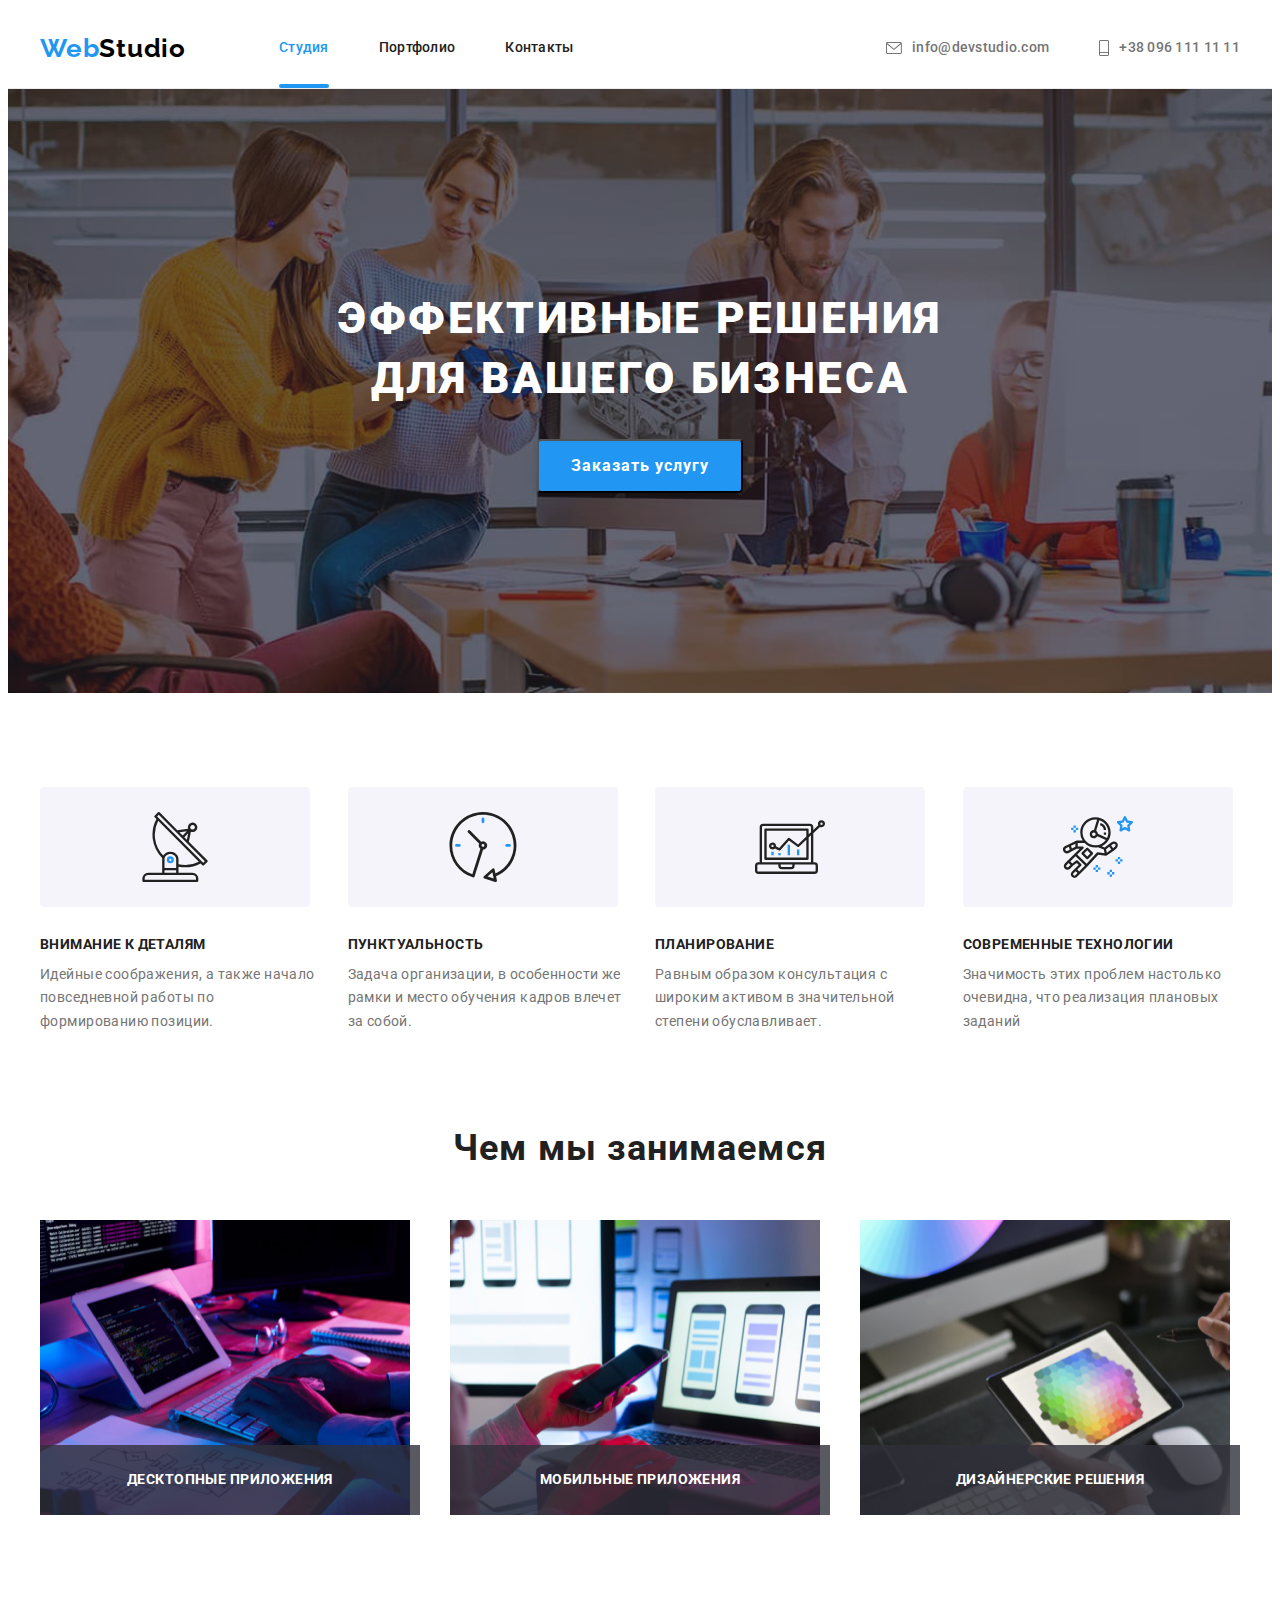
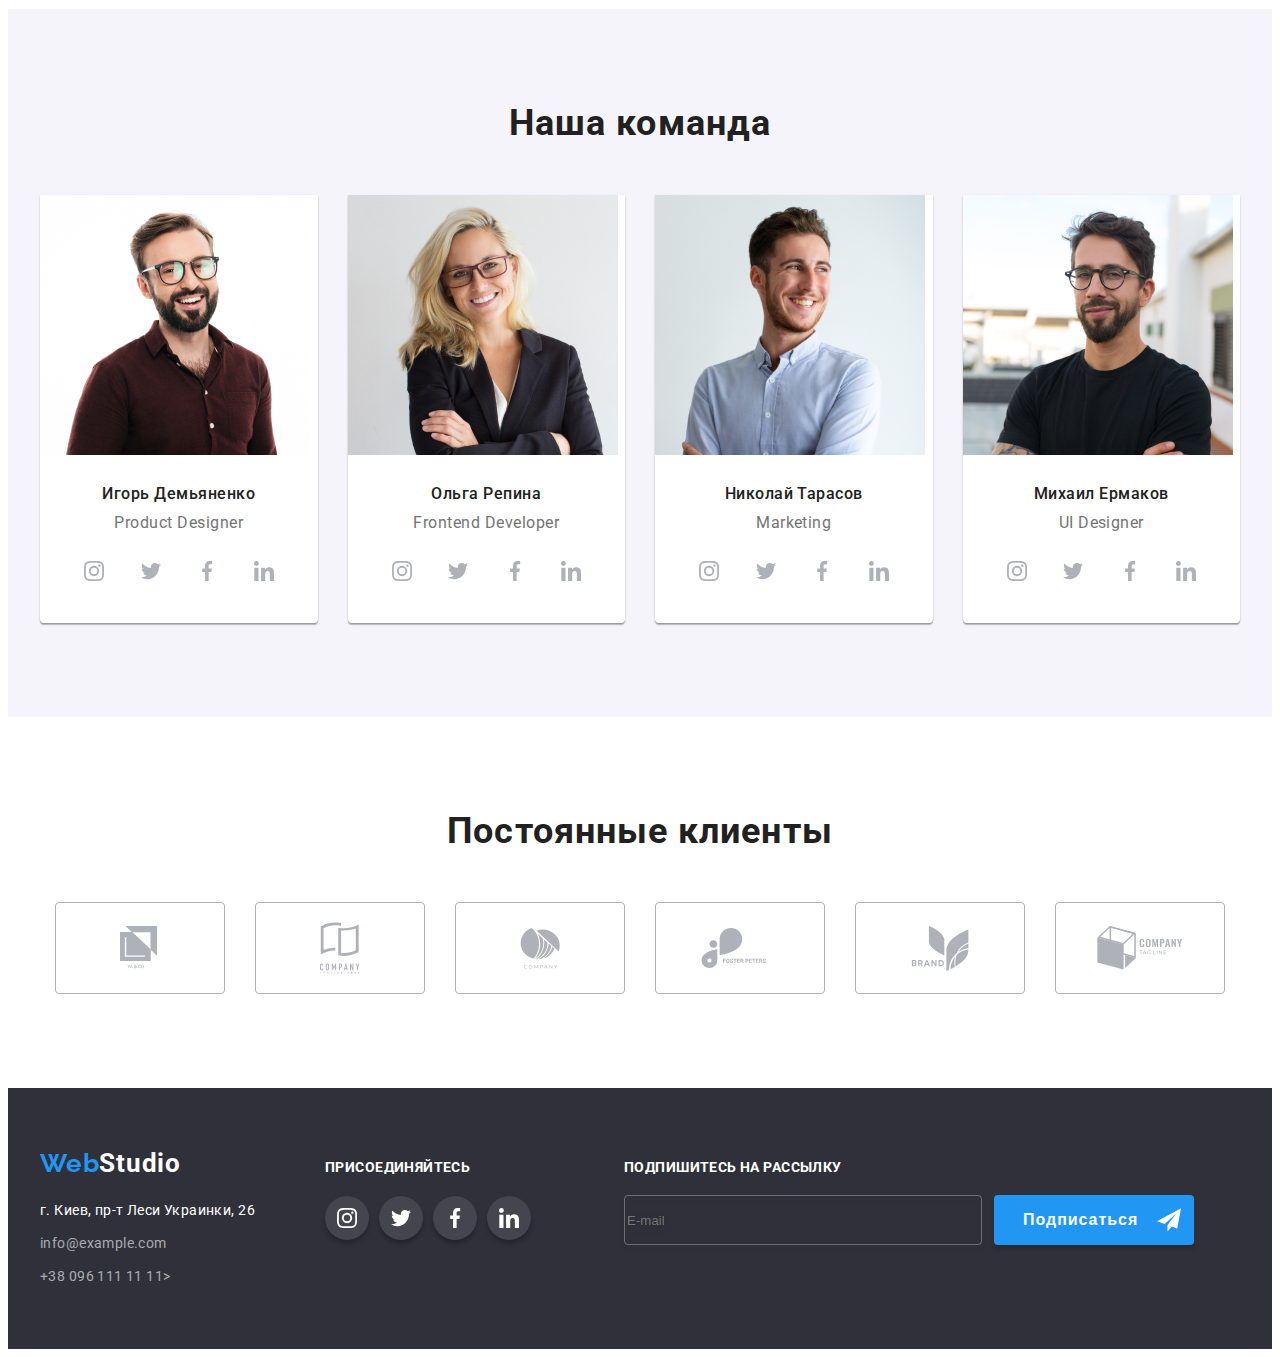
<file: index.html>
<!DOCTYPE html>
<html lang="ru">

<head>
    <meta charset="UTF-8">
    <meta http-equiv="X-UA-Compatible" content="IE=edge">
    <meta name="viewport" content="width=device-width, initial-scale=1.0">
    <title>WebStudio</title>
    <link rel="preconnect" href="https://fonts.gstatic.com">
    <link rel="stylesheet" href="https://cdnjs.cloudflare.com/ajax/libs/modern-normalize/1.1.0/modern-normalize.min.css"
        integrity="sha512-wpPYUAdjBVSE4KJnH1VR1HeZfpl1ub8YT/NKx4PuQ5NmX2tKuGu6U/JRp5y+Y8XG2tV+wKQpNHVUX03MfMFn9Q=="
        crossorigin="anonymous" referrerpolicy="no-referrer" />
    <link href="https://fonts.googleapis.com/css2?family=Raleway:wght@700&family=Roboto:wght@400;500;700;900&display=swap"
        rel="stylesheet">
    <link rel="stylesheet" href="https://cdnjs.cloudflare.com/ajax/libs/animate.css/4.1.1/animate.min.css" />
    <link rel="stylesheet" href="./css/styles.css">
   
</head>

<body>

    <!--HEADER-->
    <header class="page-header">

        <div class="container header-container">

            <nav class="navigation">
                <a class="logo" href="./index.html"> <span class="logo-span-web">Web</span>Studio</a>
            
                <ul class="menu list">
                    <li class="menu-item">
                        <a class="menu-link link current" href="./index.html">Студия</a>
                    </li>
                    <li class="menu-item">
                        <a class="menu-link link" href="./portfolio.html">Портфолио</a>
                    </li>
                    <li class="menu-item">
                        <a class="menu-link link" href="">Контакты</a>
                    </li>
                </ul>
            </nav>
         
            <ul class="contacts-list list">
                <li class="contacts-item">
                    <a class="mail-link link" 
                    href="mailto:info@devstudio.com">
                        <svg class="header-icon-mail" width="16" height="12"> 
                            <use href="./images/sprite1.svg#icon-envelope"></use>
                        </svg>
                    info@devstudio.com
                    </a>
                </li>
                <li class="contacts-item">
                     <a class="tel-link link" href="tel:+380961111111">
                        <svg class="header-icon-tell" width="10" height="16">
                            <use href="./images/sprite1.svg#icon-cell"></use>
                        </svg> 
                        +38 096 111 11 11</a>
                </li>
            </ul>
          
        </div>
        
    </header>

    <!--HERO-->

    <main>

        <section class="hero">

            <div class="hero-container container">
                <h1 class="hero-title">Эффективные решения <br> для вашего бизнеса</h1>
                <button type="button" class="btn-hero" data-modal-open>Заказать услугу</button>
            </div>
            
        </section>

        <!--ADVANTAGES-->

        <section class="advantages">
            <div class="advantages-container container">
                <h2 class="visually-hidden">Преимущества</h2>
                
                <ul class="advantages-list list">
                    <li class="advantages-item">
                    
                        <div class="advantages-box-icon">
                             <svg class="advantages-icon" width="70" height="70">
                                 <use href="./images/sprite1.svg#icon-antenna"></use>
                             </svg>
                        </div>
                        
                        <p class="advantages-slogan">Внимание к деталям</p>
                        <p class="advantages-text">Идейные соображения, а также начало повседневной работы по формированию позиции.</p>
                    </li>

                    <li class="advantages-item">

                        <div class="advantages-box-icon">
                            <svg class="advantages-icon" width="70" height="70">
                                <use href="./images/sprite1.svg#icon-clock"></use>
                            </svg>
                        </div>

                        <p class="advantages-slogan">Пунктуальность</p>
                        <p class="advantages-text">Задача организации, в особенности же рамки и место обучения кадров влечет за собой.</p>
                    </li>

                    <li class="advantages-item">

                        <div class="advantages-box-icon">
                            <svg class="advantages-icon" width="70" height="70">
                                <use href="./images/sprite1.svg#icon-diagram"></use>
                            </svg>
                        </div>

                        <p class="advantages-slogan">Планирование</p>
                        <p class="advantages-text">Равным образом консультация с широким активом в значительной степени обуславливает.</p>
                    </li>

                    <li class="advantages-item">

                        <div class="advantages-box-icon">
                            <svg class="advantages-icon" width="70" height="70">
                                <use href="./images/sprite1.svg#icon-astronaut"></use>
                            </svg>
                        </div>

                        <p class="advantages-slogan">Современные технологии</p>
                        <p class="advantages-text">Значимость этих проблем настолько очевидна, что реализация плановых заданий</p>
                    </li>
                </ul>
            </div>
            
        </section>

        <!--ABOUT-->
        <section class="about section" >
           <div class="about-container container">
                <h2 class="about-title">Чем мы занимаемся</h2>
                <ul class="about-list list">
                    <li class="about-item">
                        <img src="./images/about/box_1.jpg" alt="разработчик пишет код на компьютере" width="370" height="295">
                        <div class="about-subtitle">
                            <p class="about-subtitle-text"> Десктопные приложения</p>
                        </div>    
                    </li>
                    <li class="about-item">
                        <img src="./images/about/box_2.jpg" alt="разработчик делает мобильное приложение" width="370" height="295">
                        <div class="about-subtitle">
                            <p class="about-subtitle-text"> Мобильные приложения</p>
                        </div>
                    </li>
                    <li class="about-item">
                        <img src="./images/about/box_3.jpg" alt="цветная палитра на планшете" width="370" height="295">
                        <div class="about-subtitle">
                            <p class="about-subtitle-text"> Дизайнерские решения</p>
                        </div>
                    </li>
                </ul>
           </div>
        </section>

        <!--TEAM-->
        <section class="team section">

           <div class="team-container container">

                <h2 class="team-title">Наша команда</h2>

                <ul class="team-list list">

                    <li class="team-item">
                        <img src="./images/team/igor_pd.jpg" alt="Игорь Демьяненко" width="270" height="260" />
                       
                        <div class="team-box">
                            <h3 class="team-lead">Игорь Демьяненко</h3>
                            <p class="team-expert" lang="en">Product Designer</p>
                            
                            <ul class="social-list list">

                                <li class="social-list-item">
                                    <a class="social-list-link" href="">
                                        <svg class="social-list-icon" width="20" height="20">
                                            <use href="./images/sprite1.svg#icon-instagram"></use>
                                        </svg>
                                    </a>
                                </li>

                                <li class="social-list-item">
                                    <a class="social-list-link" href="">
                                        <svg class="social-list-icon" width="20" height="20">
                                            <use href="./images/sprite1.svg#icon-twitter"></use>
                                        </svg>
                                    </a>
                                </li>

                                <li class="social-list-item">
                                    <a class="social-list-link" href="">
                                        <svg class="social-list-icon" width="20" height="20">
                                            <use href="./images/sprite1.svg#icon-facebook"></use>
                                        </svg>
                                    </a>
                                </li>

                                <li class="social-list-item">
                                    <a class="social-list-link" href="">
                                        <svg class="social-list-icon" width="20" height="20">
                                            <use href="./images/sprite1.svg#icon-linkedin"></use>
                                        </svg>
                                    </a>
                                </li>
                            </ul>
                       </div>
                    </li>

                    <li class="team-item">
                        <img src="./images/team/olga_fd.jpg" alt="Ольга Репина" width="270" height="260" />
                        
                        <div class="team-box">
                            <h3 class="team-lead">Ольга Репина</h3>
                            <p class="team-expert" lang="en">Frontend Developer</p>
                            
                            <ul class="social-list list">

                                <li class="social-list-item">
                                    <a class="social-list-link" href="">
                                        <svg class="social-list-icon" width="20" height="20">
                                            <use href="./images/sprite1.svg#icon-instagram"></use>
                                        </svg>
                                    </a>
                                </li>

                                <li class="social-list-item">
                                    <a class="social-list-link" href="">
                                        <svg class="social-list-icon" width="20" height="20">
                                            <use href="./images/sprite1.svg#icon-twitter"></use>
                                        </svg>
                                    </a>
                                </li>

                                <li class="social-list-item">
                                    <a class="social-list-link" href="">
                                        <svg class="social-list-icon" width="20" height="20">
                                            <use href="./images/sprite1.svg#icon-facebook"></use>
                                        </svg>
                                    </a>
                                </li>

                                <li class="social-list-item">
                                    <a class="social-list-link" href="">
                                        <svg class="social-list-icon" width="20" height="20">
                                            <use href="./images/sprite1.svg#icon-linkedin"></use>
                                        </svg>
                                    </a>
                                </li>
                            </ul>
                        </div>
                    </li>

                    <li class="team-item">
                        <img src="./images/team/nikolay_m.jpg" alt="Николай Тарасов" width="270" height="260" />
                        
                        <div class="team-box">
                            <h3 class="team-lead">Николай Тарасов</h3>
                            <p class="team-expert" lang="en">Marketing</p>
                            
                            <ul class="social-list list">
                                
                                <li class="social-list-item">
                                    <a class="social-list-link" href="">
                                        <svg class="social-list-icon" width="20" height="20">
                                            <use href="./images/sprite1.svg#icon-instagram"></use>
                                        </svg>
                                    </a>
                                </li>

                                <li class="social-list-item">
                                    <a class="social-list-link" href="">
                                        <svg class="social-list-icon" width="20" height="20">
                                            <use href="./images/sprite1.svg#icon-twitter"></use>
                                        </svg>
                                    </a>
                                </li>

                                <li class="social-list-item">
                                    <a class="social-list-link" href="">
                                        <svg class="social-list-icon" width="20" height="20">
                                            <use href="./images/sprite1.svg#icon-facebook"></use>
                                        </svg>
                                    </a>
                                </li>

                                <li class="social-list-item">
                                    <a class="social-list-link" href="">
                                        <svg class="social-list-icon" width="20" height="20">
                                            <use href="./images/sprite1.svg#icon-linkedin"></use>
                                        </svg>
                                    </a>
                                </li>
                            </ul>
                        </div>
                    </li>

                    <li class="team-item">
                        <img src="./images/team/michael_ui.jpg" alt="Михаил Ермаков" width="270" height="260" />
                        
                        <div class="team-box">
                            <h3 class="team-lead">Михаил Ермаков</h3>
                            <p class="team-expert" lang="en">UI Designer</p>
                            
                            <ul class="social-list list">

                                <li class="social-list-item">
                                    <a class="social-list-link" href="">
                                        <svg class="social-list-icon" width="20" height="20">
                                            <use href="./images/sprite1.svg#icon-instagram"></use>
                                        </svg>
                                    </a>
                                </li>

                                <li class="social-list-item">
                                    <a class="social-list-link" href="">
                                        <svg class="social-list-icon" width="20" height="20">
                                            <use href="./images/sprite1.svg#icon-twitter"></use>
                                        </svg>
                                    </a>
                                </li>

                                <li class="social-list-item">
                                    <a class="social-list-link" href="">
                                        <svg class="social-list-icon" width="20" height="20">
                                            <use href="./images/sprite1.svg#icon-facebook"></use>
                                        </svg>
                                    </a>
                                </li>

                                <li class="social-list-item">
                                    <a class="social-list-link" href="">
                                        <svg class="social-list-icon" width="20" height="20">
                                            <use href="./images/sprite1.svg#icon-linkedin"></use>
                                        </svg>
                                    </a>
                                </li>
                            </ul>
                        </div>
                    </li>
                </ul>
           </div>
        </section>

        <!--CLIENTS-->

        <section class="clients section">

            <div class="clients-container container">
                <h2 class="clients-title">Постоянные клиенты</h2>

                <ul class="clients-list list">

                    <li class="clients-item">
                        <a class="clients-link" href="">
                             <svg class="clients-icon" width="41" height="47">
                                 <use href="./images/sprite1.svg#icon-logo-one">
                                 </use>
                            </svg>
                        </a>
                    </li>

                    <li class="clients-item">
                        <a class="clients-link" href="">
                            <svg class="clients-icon" width="40" height="52">
                                <use href=" ./images/sprite1.svg#icon-logo-two">
                                </use>
                            </svg>
                        </a>
                    </li>

                    <li class="clients-item">
                        <a class="clients-link" href="">
                            <svg class="clients-icon" width="43" height="41">
                                <use href=" ./images/sprite1.svg#icon-logo-three">
                                </use>
                            </svg>
                        </a>
                    </li>

                    <li class="clients-item">
                        <a class="clients-link" href="">
                            <svg class="clients-icon" width="84" height="41">
                                <use href=" ./images/sprite1.svg#icon-logo-four">
                                </use>
                            </svg>
                        </a>
                    </li>

                    <li class="clients-item">
                        <a class="clients-link" href="">
                            <svg class="clients-icon" width="62" height="45">
                                <use href=" ./images/sprite1.svg#icon-logo-five">
                                </use>
                            </svg>
                        </a>
                    </li>

                    <li class="clients-item">
                        <a class="clients-link" href="">
                            <svg class="clients-icon" width="94" height="44">
                                <use href=" ./images/sprite1.svg#icon-logo-six">
                                </use>
                            </svg>
                        </a>
                    </li>
                </ul>
            </div>

        </section>

    </main>

    <!--FOOTER-->
    <footer class="footer">

        <div class="footer-container container">

            <div class="footer-contacts">
                <a class="logo-footer" href="./index.html"> <span class="logo-span-web">Web</span>Studio</a>
            
                <address class="main-contacts">

                    <ul class="main-contacts-list list">
                        <li class="main-contacts-item">
                            <a class="main-contacts-address link" href="https://goo.gl/maps/KySXoCqitBk37qCa6">г. Киев, пр-т Леси
                                Украинки, 26</a>
                        </li>

                        <li class="main-contacts-item">
                            <a class="main-contacts-mail link" href="mailto:info@example.com">info@example.com</a>
                        </li>

                        <li class="main-contacts-item">
                            <a class="main-contacts-tel link" href="tel:+380961111111">+38 096 111 11 11></a>
                        </li>
                    </ul>
                </address>
            </div>
            
            <div class="footer-social">
                <h3 class="footer-social-title">Присоединяйтесь</h3>
            
                <ul class="footer-social-list list">

                    <li class="footer-social-list-item">
                        <a class="footer-social-list-link" href="">
                            <svg class="footer-social-list-icon" width="20" height="20">
                                <use href="./images/sprite1.svg#icon-instagram"></use>
                            </svg>
                        </a>
                    </li>

                    <li class="footer-social-list-item">
                        <a class="footer-social-list-link" href="">
                            <svg class="footer-social-list-icon" width="20" height="20">
                                <use href="./images/sprite1.svg#icon-twitter"></use>
                            </svg>
                        </a>
                    </li>

                    <li class="footer-social-list-item">
                        <a class="footer-social-list-link" href="">
                            <svg class="footer-social-list-icon" width="20" height="20">
                                <use href="./images/sprite1.svg#icon-facebook"></use>
                            </svg>
                        </a>
                    </li>
                    
                    <li class="footer-social-list-item">
                        <a class="footer-social-list-link" href="">
                            <svg class="footer-social-list-icon" width="20" height="20">
                                <use href="./images/sprite1.svg#icon-linkedin"></use>
                            </svg>
                        </a>
                    </li>
                </ul>         
            </div>

            <form class="footer-form" action="#">
                <p class="footer-form-head">Подпишитесь на рассылку</p>
                
                <div class="footer-form-wrapper">
                    <label class="footer-form-field">
                        <input class="footer-form-input" type="email" 
                        name="subscribe-email" 
                         placeholder="E-mail" required>
                    </label>
                    
                    
                    <button class="footer-form-btn" type="submit">Подписаться</button>
                </div>
            
            </form>

        </div>
    </footer>

    <div class="backdrop is-hidden" data-modal>
        <div class="modal">
            <button type="button" class="modal-close-btn" data-modal-close>
                <svg class="close-btn-icon" width="18" height="18">
                    <use href="./images/sprite1.svg#icon-close-btn"></use>
                </svg>
            </button>
            
            <form class="modal-form" action="#">

                <p class="modal-form-head">Оставьте свои данные, мы вам перезвоним</p>
                <label class="modal-form-field">
                    Имя
                    <span class="modal-form-input-wrapper">
                        <input class="modal-form-input" type="text" name="user-name" 
                        minlength="2" pattern="[a-zA-Zа-яёА-ЯЁ]+" title="Имя должно содержать символы кириллицы или латиницы" required>
                        <svg class="modal-form-icon" width="18" height="18">
                            <use href="./images/sprite1.svg#icon-person-black-icon"></use>
                        </svg>
                    </span>
                </label>

                <label class="modal-form-field">
                    Телефон
                    <span class="modal-form-input-wrapper">
                        <input class="modal-form-input" type="tel" name="user-phone"
                        pattern="[0-9]{3}-[0-9]{3}-[0-9]{2}-[0-9]{2}" title="099-999-99-99" required>
                        <svg class="modal-form-icon" width="18" height="18">
                            <use href="./images/sprite1.svg#icon-phone-black-icon"></use>
                        </svg>
                    </span>
                </label>

                <label class="modal-form-field">
                    Почта
                    <span class="modal-form-input-wrapper">
                        <input class="modal-form-input" type="email" name="user-email" required>
                        <svg class="modal-form-icon" width="18" height="18">
                            <use href="./images/sprite1.svg#icon-email-black-icon"></use>
                        </svg>
                    </span>
                </label>

                <label class="modal-form-field">
                    Коментарий
                    <textarea class="modal-form-message" name="user-message" placeholder="Введите текст"></textarea>
                </label>

                <input class="modal-form-checkbox visually-hidden" type="checkbox" id="accept-policy">
                <label class="modal-form-checkbox-label" for="accept-policy">Соглашаюсь с рассылкой и принимаю&nbsp; 
                    <a class="modal-form-label-link" href="#">Условия договора</a>
                </label>

                <button class="modal-form-button" type="submit">Отправить</button>

                
            </form>

        </div>
    </div>
    
    <script src="./js/modal.js"></script>

</body>

</html>
</file>
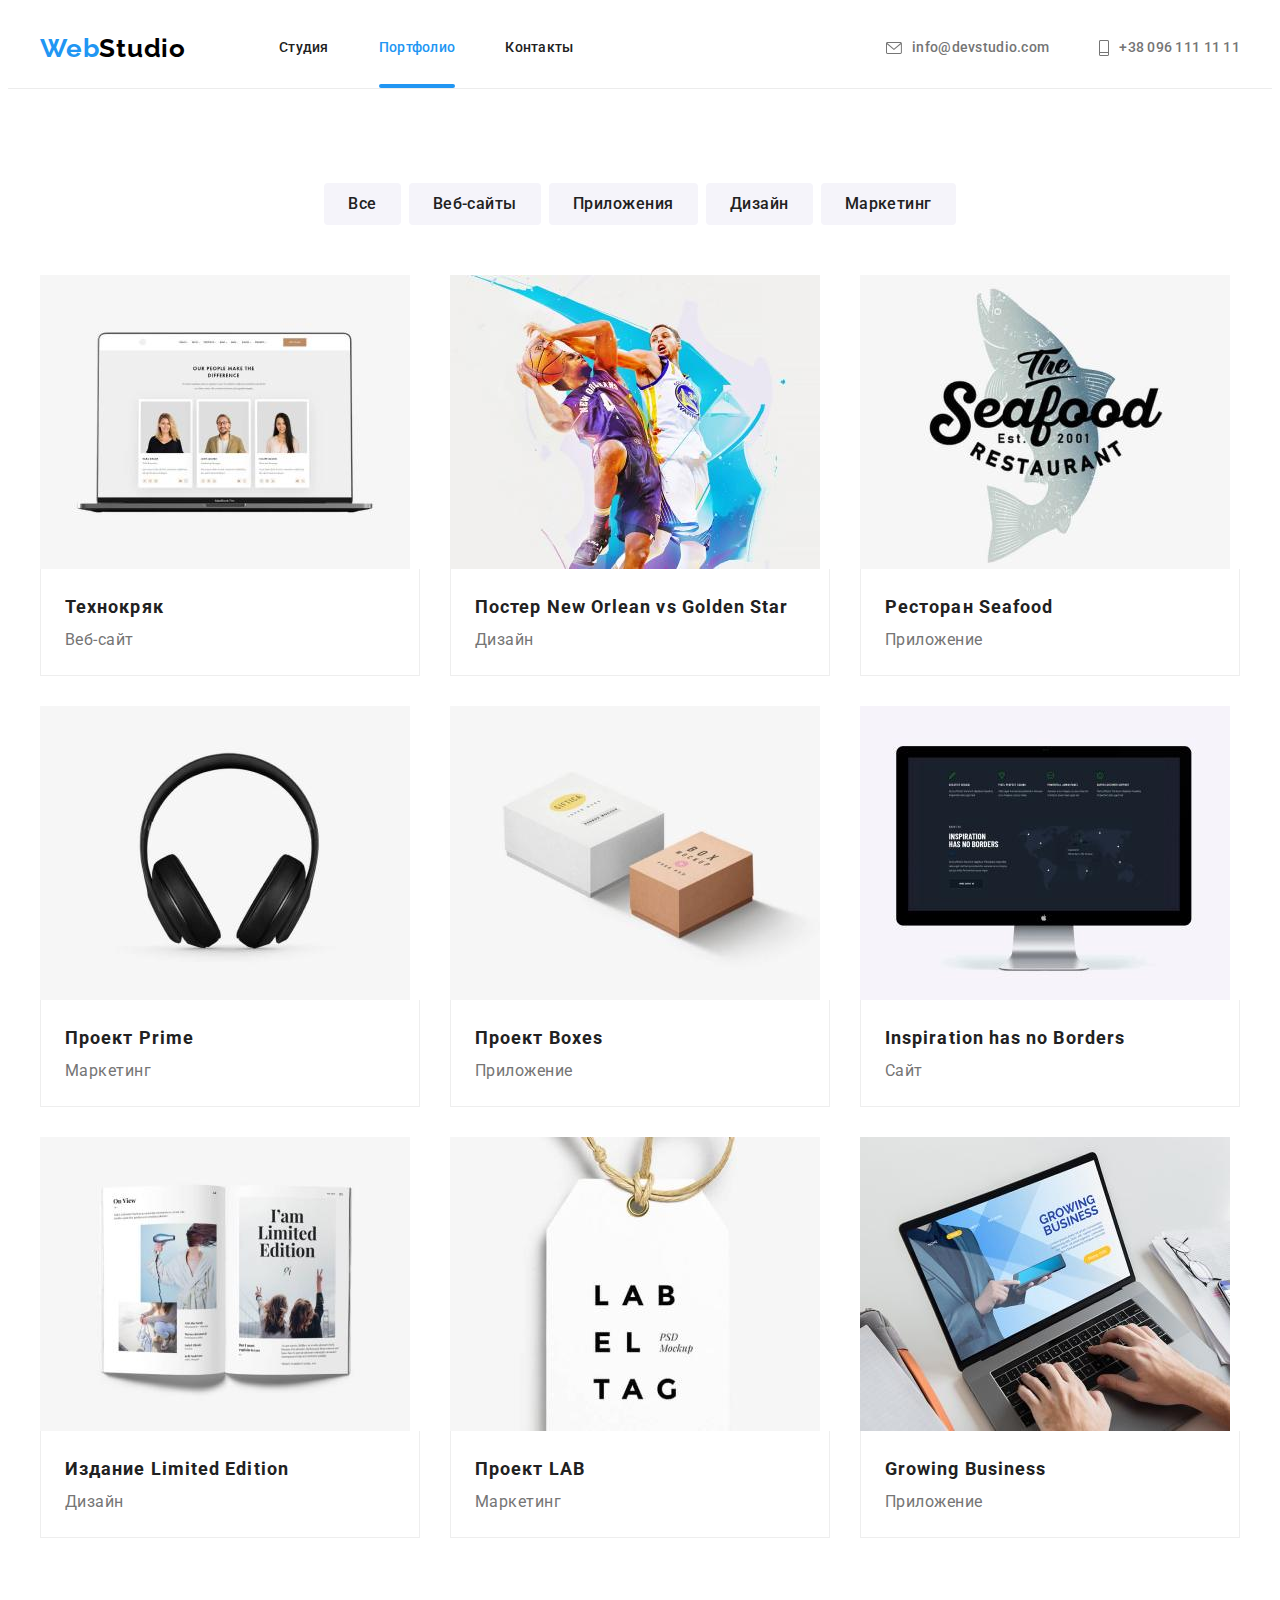
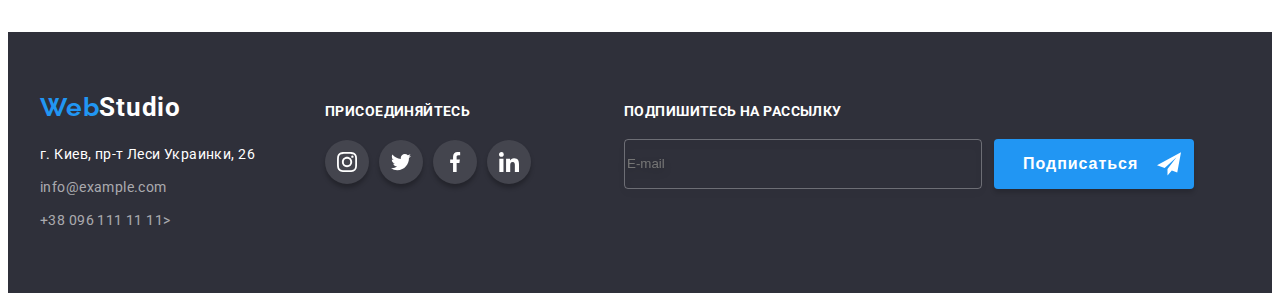
<file: portfolio.html>
<!DOCTYPE html>
<html lang="ru">

<head>
    <meta charset="UTF-8">
    <meta http-equiv="X-UA-Compatible" content="IE=edge">
    <meta name="viewport" content="width=device-width, initial-scale=1.0">
    <title>WebStudio</title>
    <link rel="stylesheet" href="https://cdnjs.cloudflare.com/ajax/libs/modern-normalize/1.1.0/modern-normalize.min.css"
        integrity="sha512-wpPYUAdjBVSE4KJnH1VR1HeZfpl1ub8YT/NKx4PuQ5NmX2tKuGu6U/JRp5y+Y8XG2tV+wKQpNHVUX03MfMFn9Q=="
        crossorigin="anonymous" referrerpolicy="no-referrer"/>
    <link rel="stylesheet" href="./css/styles.css">
    <link href="https://fonts.googleapis.com/css2?family=Raleway:wght@700&family=Roboto:wght@400;500;700;900&display=swap"
        rel="stylesheet">
</head>

<body>

    <!--HEADER-->

    <header class="page-header">

        <div class="container header-container">

            <nav class="navigation">
                <a class="logo" href="./index.html"> <span class="logo-span-web">Web</span>Studio</a>
    
                <ul class="menu list">
                    <li class="menu-item">
                        <a class="menu-link link" href="./index.html">Студия</a>
                    </li>
                    <li class="menu-item">
                        <a class="menu-link link current" href="./portfolio.html">Портфолио</a>
                    </li>
                    <li class="menu-item">
                        <a class="menu-link link" href="">Контакты</a>
                    </li>
                </ul>
            </nav>

            <ul class="contacts-list list">
                <li class="contacts-item">
                    <a class="mail-link link" href="mailto:info@devstudio.com">
                        <svg class="header-icon-mail" width="16" height="12">
                            <use href="./images/sprite1.svg#icon-envelope"></use>
                        </svg>
                        info@devstudio.com
                    </a>
                </li>
                <li class="contacts-item">
                    <a class="tel-link link" href="tel:+380961111111">
                        <svg class="header-icon-tell" width="10" height="16">
                            <use href="./images/sprite1.svg#icon-cell"></use>
                        </svg>
                        +38 096 111 11 11</a>
                </li>
            </ul>
            
        </div>

    </header>

    <!--portfolio projects-->

    <main>

        <section class="portfolio section">

            <div class="portfolio-container container">

                <ul class="btn-portfolio-list list">
                    <li class="btn-portfolio-item">
                        <button class="btn-portfolio" type="button">Все</button>
                    </li>
                    <li class="btn-portfolio-item">
                        <button class="btn-portfolio" type="button">Веб-сайты</button>
                    </li>
                    <li class="btn-portfolio-item">
                        <button class="btn-portfolio" type="button">Приложения</button>
                    </li>
                    <li class="btn-portfolio-item">
                        <button class="btn-portfolio" type="button">Дизайн</button>
                    </li>
                    <li class="btn-portfolio-item">
                        <button class="btn-portfolio" type="button">Маркетинг</button>
                    </li>
                </ul>
                
                <ul class="portfolio-link-list list">

                    <li class="portfolio-link-item">
                        <a class="portfolio-card-link link" href="">
                            <div class="portfolio-card-img">
                                <img src="./images/portfolio/project_technokryak.jpg" alt="макет веб-сайта на экране ноутбука" width="370" height="294">
                                <p class="overlay">Технокряк это современная площадка распространения коронавируса. Компании используют эту платформу
                                для цифрового
                                шпионажа и атак на защищённые сервера конкурентов. </p>
                            </div>                              

                            <div class="portfolio-link-box">
                                <h3 class="portfolio-link-list-title">Технокряк</h3>
                                <p class="portfolio-link-list-category">Веб-сайт</p>
                            </div>

                        </a>
                    </li>

                    <li class="portfolio-link-item">
                        <a class="portfolio-card-link link" href="">
                            <div class="portfolio-card-img">
                                <img src="./images/portfolio/project_poster.jpg" alt="постер баскетбольного матча" width="370" height="294">
                                <p class="overlay"></p>
                            </div>

                            <div class="portfolio-link-box">
                                <h3 class="portfolio-link-list-title">Постер <span lang="en">New Orlean vs Golden Star</span> </h3>
                                <p class="portfolio-link-list-category">Дизайн</p>
                            </div>

                        </a>
                    </li>

                    <li class="portfolio-link-item">
                        <a class="portfolio-card-link link" href="">
                            <div class="portfolio-card-img">
                                <img src="./images/portfolio/project_sea_food.jpg" alt="логотип ресторана" width="370" height="294">
                                <p class="overlay"></p>
                            </div>
                            
                            <div class="portfolio-link-box">
                                <h3 class="portfolio-link-list-title">Ресторан <span lang="en">Seafood</span> </h3>
                                <p class="portfolio-link-list-category">Приложение</p>
                            </div>

                        </a>
                    </li>

                    <li class="portfolio-link-item">
                        <a class="portfolio-card-link link" href="">
                            <div class="portfolio-card-img">
                                <img src="./images/portfolio/project_prime.jpg" alt="наушники" width="370" height="294">
                                <p class="overlay"></p>
                            </div>
                            
                            <div class="portfolio-link-box">
                                <h3 class="portfolio-link-list-title">Проект <span lang="en">Prime</span> </h3>
                                <p class="portfolio-link-list-category">Маркетинг</p>
                            </div>

                        </a>
                    </li>

                    <li class="portfolio-link-item">
                        <a class="portfolio-card-link link" href="">
                            <div class="portfolio-card-img">
                                <img src="./images/portfolio/project_box.jpg" alt="коробки" width="370" height="294">
                                <p class="overlay"></p>
                            </div>
                            
                            <div class="portfolio-link-box">
                                <h3 class="portfolio-link-list-title">Проект Boxes</h3>
                                <p class="portfolio-link-list-category">Приложение</p>
                            </div>

                        </a>
                    </li>

                    <li class="portfolio-link-item">
                        <a class="portfolio-card-link link" href="">
                            <div class="portfolio-card-img">
                                <img src="./images/portfolio/inspiration_borders.jpg" alt="макет веб-сайта на мониторе" width="370" height="294">
                                <p class="overlay"></p>
                            </div>
                            
                            <div class="portfolio-link-box">
                                <h3 lang="en" class="portfolio-link-list-title">Inspiration has no Borders</h3>
                                <p class="portfolio-link-list-category">Cайт</p>
                            </div>

                        </a>
                    </li>

                    <li class="portfolio-link-item">
                        <a class="portfolio-card-link link" href="">
                            <div class="portfolio-card-img">
                                <img src="./images/portfolio/limited_edition.jpg" alt="издание журнала" width="370" height="294">
                                <p class="overlay"></p>
                            </div>
                            
                            <div class="portfolio-link-box">
                                <h3 class="portfolio-link-list-title">Издание <span lang="en">Limited Edition</span> </h3>
                                <p class="portfolio-link-list-category">Дизайн</p>
                            </div>

                        </a>
                    </li>

                    <li class="portfolio-link-item">
                        <a class="portfolio-card-link link" href="">
                            <div class="portfolio-card-img">
                                <img src="./images/portfolio/project_lab.jpg" alt="эмблема проекта" width="370" height="294">
                                <p class="overlay"></p>
                            </div>
                            
                            <div class="portfolio-link-box">
                                <h3 class="portfolio-link-list-title">Проект <span lang="en">LAB</span> </h3>
                                <p class="portfolio-link-list-category"> Маркетинг</p>
                            </div>

                        </a>
                    </li>

                    <li class="portfolio-link-item">
                        <a class="portfolio-card-link link" href="">
                            <div class="portfolio-card-img">
                                <img src="./images/portfolio/growing.jpg" alt="работа приложения на ноутбуке" width="370" height="294">
                                <p class="overlay"></p>
                            </div>
                            
                            <div class="portfolio-link-box">
                                <h3 lang="en" class="portfolio-link-list-title">Growing Business</h3>
                                <p class="portfolio-link-list-category">Приложение</p>
                            </div>

                        </a>
                    </li>
                </ul>

            </div>

        </section>

    </main>

    <!--FOOTER-->
    <footer class="footer">
    
        <div class="footer-container container">
    
            <div class="footer-contacts">
                <a class="logo-footer" href="./index.html"> <span class="logo-span-web">Web</span>Studio</a>
    
                <address class="main-contacts">
    
                    <ul class="main-contacts-list list">
                        <li class="main-contacts-item">
                            <a class="main-contacts-address link" href="https://goo.gl/maps/KySXoCqitBk37qCa6">г. Киев, пр-т
                                Леси
                                Украинки, 26</a>
                        </li>
    
                        <li class="main-contacts-item">
                            <a class="main-contacts-mail link" href="mailto:info@example.com">info@example.com</a>
                        </li>
    
                        <li class="main-contacts-item">
                            <a class="main-contacts-tel link" href="tel:+380961111111">+38 096 111 11 11></a>
                        </li>
                    </ul>
                </address>
            </div>
    
            <div class="footer-social">
                <h3 class="footer-social-title">Присоединяйтесь</h3>
    
                <ul class="footer-social-list list">
    
                    <li class="footer-social-list-item">
                        <a class="footer-social-list-link" href="">
                            <svg class="footer-social-list-icon" width="20" height="20">
                                <use href="./images/sprite1.svg#icon-instagram"></use>
                            </svg>
                        </a>
                    </li>
    
                    <li class="footer-social-list-item">
                        <a class="footer-social-list-link" href="">
                            <svg class="footer-social-list-icon" width="20" height="20">
                                <use href="./images/sprite1.svg#icon-twitter"></use>
                            </svg>
                        </a>
                    </li>
    
                    <li class="footer-social-list-item">
                        <a class="footer-social-list-link" href="">
                            <svg class="footer-social-list-icon" width="20" height="20">
                                <use href="./images/sprite1.svg#icon-facebook"></use>
                            </svg>
                        </a>
                    </li>
    
                    <li class="footer-social-list-item">
                        <a class="footer-social-list-link" href="">
                            <svg class="footer-social-list-icon" width="20" height="20">
                                <use href="./images/sprite1.svg#icon-linkedin"></use>
                            </svg>
                        </a>
                    </li>
                </ul>
            </div>
    
            <form class="footer-form" action="#">
                <p class="footer-form-head">Подпишитесь на рассылку</p>
    
                <div class="footer-form-wrapper">
                    <label class="footer-form-field">
                        <input class="footer-form-input" type="email" name="subscribe-email" placeholder="E-mail" required>
                    </label>
    
    
                    <button class="footer-form-btn" type="submit">Подписаться</button>
                </div>
    
            </form>
    
        </div>
    </footer>

</body>

</html>
</file>
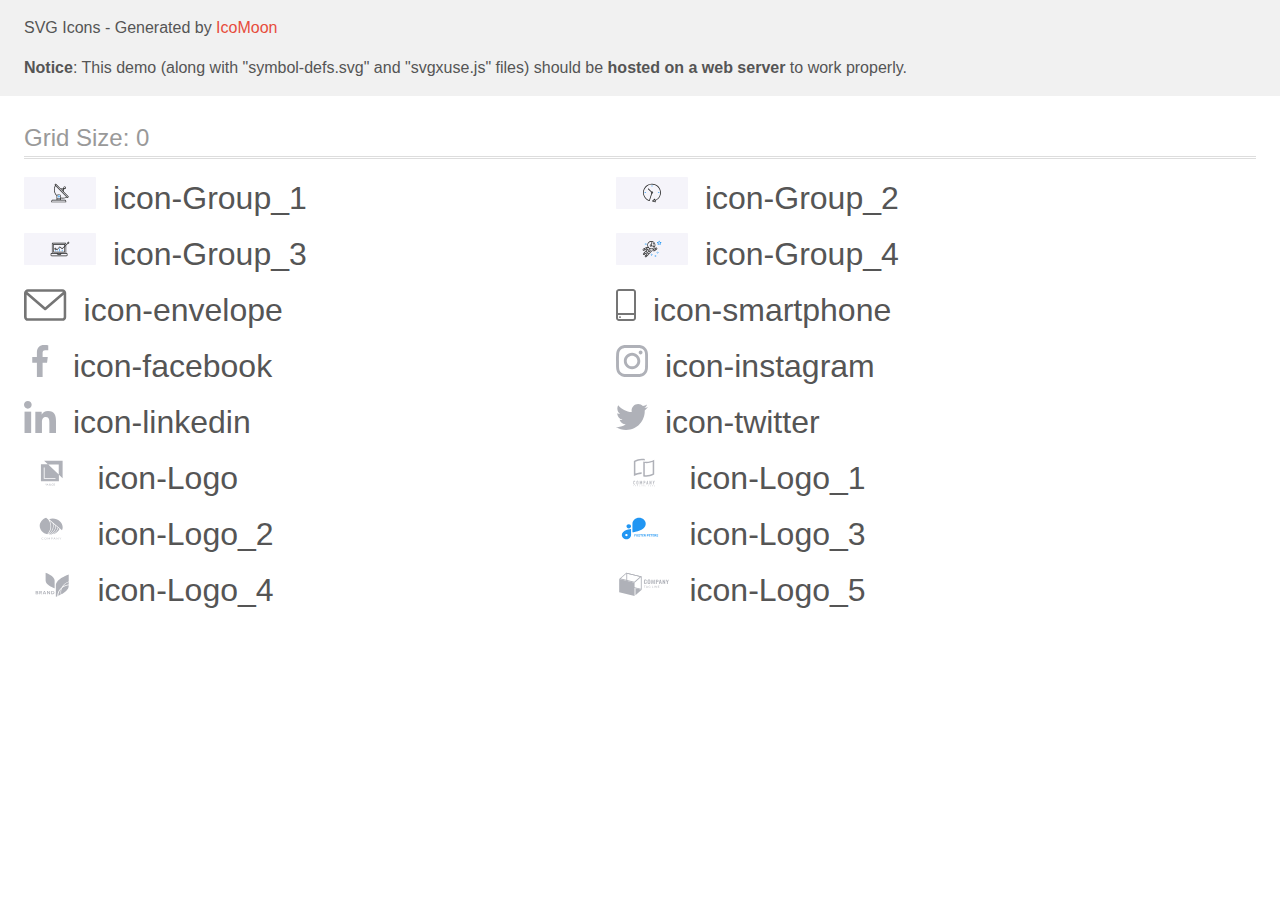
<file: images/icon/icomoon/demo-external-svg.html>
<!doctype html>
<html>
<head>
    <title>IcoMoon - SVG Icons</title>
    <meta charset="utf-8">
    <meta name="viewport" content="width=device-width, initial-scale=1">
    <link rel="stylesheet" href="demo-files/demo.css">
    <link rel="stylesheet" href="style.css">
</head>
<body>
<header class="bgc1 clearfix">
<div class="mhl">
    <p>SVG Icons - Generated by <a href="https://icomoon.io/app">IcoMoon</a></p><p><strong>Notice</strong>: This demo (along with "symbol-defs.svg" and "svgxuse.js" files) should be <b>hosted on a web server</b> to work properly.</p>
</div>
</header>
    <div class="clearfix mhl ptl">
        <h1 class="mvm mtn fgc1">Grid Size: 0</h1>
        <div class="glyph fs1">
            <div class="clearfix pbs">
                <svg class="icon icon-Group_1"><use xlink:href="symbol-defs.svg#icon-Group_1"></use></svg><span class="name"> icon-Group_1</span>
            </div>
        </div>
        <div class="glyph fs1">
            <div class="clearfix pbs">
                <svg class="icon icon-Group_2"><use xlink:href="symbol-defs.svg#icon-Group_2"></use></svg><span class="name"> icon-Group_2</span>
            </div>
        </div>
        <div class="glyph fs1">
            <div class="clearfix pbs">
                <svg class="icon icon-Group_3"><use xlink:href="symbol-defs.svg#icon-Group_3"></use></svg><span class="name"> icon-Group_3</span>
            </div>
        </div>
        <div class="glyph fs1">
            <div class="clearfix pbs">
                <svg class="icon icon-Group_4"><use xlink:href="symbol-defs.svg#icon-Group_4"></use></svg><span class="name"> icon-Group_4</span>
            </div>
        </div>
        <div class="glyph fs1">
            <div class="clearfix pbs">
                <svg class="icon icon-envelope"><use xlink:href="symbol-defs.svg#icon-envelope"></use></svg><span class="name"> icon-envelope</span>
            </div>
        </div>
        <div class="glyph fs1">
            <div class="clearfix pbs">
                <svg class="icon icon-smartphone"><use xlink:href="symbol-defs.svg#icon-smartphone"></use></svg><span class="name"> icon-smartphone</span>
            </div>
        </div>
        <div class="glyph fs1">
            <div class="clearfix pbs">
                <svg class="icon icon-facebook"><use xlink:href="symbol-defs.svg#icon-facebook"></use></svg><span class="name"> icon-facebook</span>
            </div>
        </div>
        <div class="glyph fs1">
            <div class="clearfix pbs">
                <svg class="icon icon-instagram"><use xlink:href="symbol-defs.svg#icon-instagram"></use></svg><span class="name"> icon-instagram</span>
            </div>
        </div>
        <div class="glyph fs1">
            <div class="clearfix pbs">
                <svg class="icon icon-linkedin"><use xlink:href="symbol-defs.svg#icon-linkedin"></use></svg><span class="name"> icon-linkedin</span>
            </div>
        </div>
        <div class="glyph fs1">
            <div class="clearfix pbs">
                <svg class="icon icon-twitter"><use xlink:href="symbol-defs.svg#icon-twitter"></use></svg><span class="name"> icon-twitter</span>
            </div>
        </div>
        <div class="glyph fs1">
            <div class="clearfix pbs">
                <svg class="icon icon-Logo"><use xlink:href="symbol-defs.svg#icon-Logo"></use></svg><span class="name"> icon-Logo</span>
            </div>
        </div>
        <div class="glyph fs1">
            <div class="clearfix pbs">
                <svg class="icon icon-Logo_1"><use xlink:href="symbol-defs.svg#icon-Logo_1"></use></svg><span class="name"> icon-Logo_1</span>
            </div>
        </div>
        <div class="glyph fs1">
            <div class="clearfix pbs">
                <svg class="icon icon-Logo_2"><use xlink:href="symbol-defs.svg#icon-Logo_2"></use></svg><span class="name"> icon-Logo_2</span>
            </div>
        </div>
        <div class="glyph fs1">
            <div class="clearfix pbs">
                <svg class="icon icon-Logo_3"><use xlink:href="symbol-defs.svg#icon-Logo_3"></use></svg><span class="name"> icon-Logo_3</span>
            </div>
        </div>
        <div class="glyph fs1">
            <div class="clearfix pbs">
                <svg class="icon icon-Logo_4"><use xlink:href="symbol-defs.svg#icon-Logo_4"></use></svg><span class="name"> icon-Logo_4</span>
            </div>
        </div>
        <div class="glyph fs1">
            <div class="clearfix pbs">
                <svg class="icon icon-Logo_5"><use xlink:href="symbol-defs.svg#icon-Logo_5"></use></svg><span class="name"> icon-Logo_5</span>
            </div>
        </div>
  </div>
<script defer src="svgxuse.js"></script>
</body>
</html>
</file>
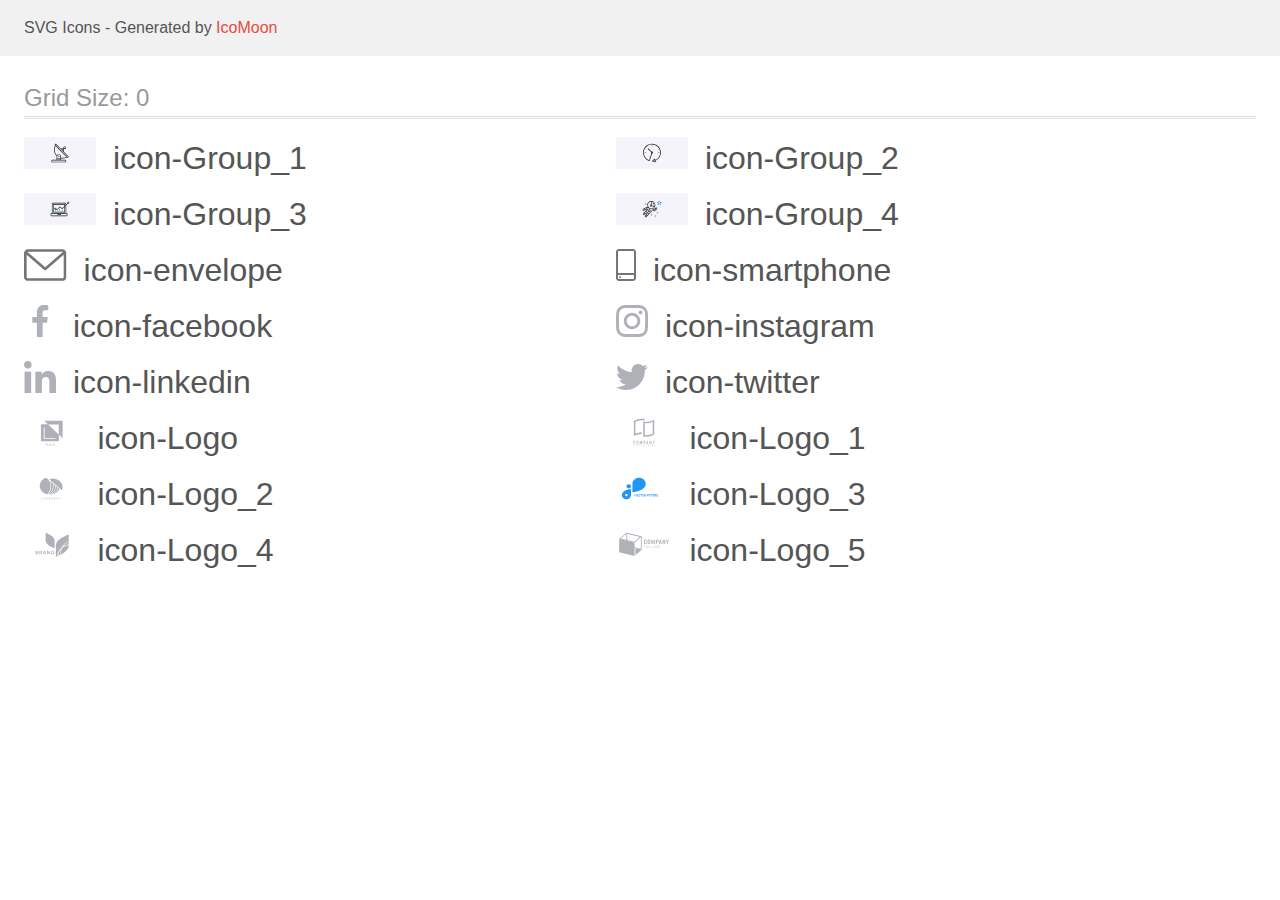
<file: images/icon/icomoon/demo.html>
<!doctype html>
<html>
<head>
    <title>IcoMoon - SVG Icons</title>
    <meta charset="utf-8">
    <meta name="viewport" content="width=device-width, initial-scale=1">
    <link rel="stylesheet" href="demo-files/demo.css">
    <link rel="stylesheet" href="style.css">
</head>
<body>
<svg aria-hidden="true" style="position: absolute; width: 0; height: 0; overflow: hidden;" version="1.1" xmlns="http://www.w3.org/2000/svg" xmlns:xlink="http://www.w3.org/1999/xlink">
<defs>
<symbol id="icon-Group_1" viewBox="0 0 72 32">
<path fill="#f5f4fa" style="fill: var(--color1, #f5f4fa)" d="M1.067 0h69.867c0.589 0 1.067 0.478 1.067 1.067v29.867c0 0.589-0.478 1.067-1.067 1.067h-69.867c-0.589 0-1.067-0.478-1.067-1.067v-29.867c0-0.589 0.478-1.067 1.067-1.067z"></path>
<path fill="#212121" style="fill: var(--color2, #212121)" d="M44.618 19.557l-4.925-4.961 0.547-2.692c0.141 0.055 0.291 0.084 0.442 0.085h0.004c0.695 0.008 1.266-0.549 1.274-1.244s-0.549-1.266-1.245-1.274c-0.695-0.008-1.266 0.549-1.274 1.244-0.002 0.149 0.023 0.297 0.073 0.437l-2.893 0.353-4.719-4.744c-0.058-0.059-0.137-0.093-0.22-0.093-0.082 0-0.16 0.033-0.218 0.091l-0.882 0.877c-0.122 0.122-0.122 0.318 0 0.44l0.475 0.482c-1.839 3.382-1.242 7.57 1.47 10.303 0.025 0.024 0.054 0.043 0.085 0.057-0.020 0.105-0.030 0.212-0.030 0.319v3.609h-3.733c-0.859 0.001-1.555 0.697-1.556 1.556v0.622c0 0.172 0.139 0.311 0.311 0.311h14.311c0.172 0 0.311-0.139 0.311-0.311v-0.622c-0.001-0.859-0.697-1.555-1.555-1.556h-3.733v-1.599c0.585 0.123 1.181 0.185 1.778 0.187 1.434-0.002 2.845-0.359 4.107-1.040l0.477 0.48c0.058 0.059 0.137 0.093 0.22 0.093 0.082-0 0.16-0.033 0.218-0.091l0.882-0.877c0.122-0.122 0.122-0.318 0-0.44zM40.247 10.303c0.243-0.242 0.638-0.241 0.88 0.002s0.241 0.638-0.002 0.88c-0.117 0.116-0.274 0.181-0.439 0.181h-0.002c-0.343-0.002-0.621-0.282-0.619-0.625 0.001-0.165 0.067-0.322 0.183-0.438h-0.001zM39.514 12.347l-0.349 1.718-0.686-0.69 1.035-1.029zM39.161 11.821l-1.12 1.113-0.866-0.871 1.986-0.242zM40.669 23.467c0.515 0 0.933 0.418 0.933 0.933v0.311h-13.689v-0.311c0-0.515 0.418-0.933 0.933-0.933h11.822zM36.314 22.222v0.622h-3.111v-0.622h3.111zM33.202 21.6v-2.364c0-0.755 0.698-1.369 1.555-1.369s1.556 0.614 1.556 1.369v2.364h-3.111zM36.936 20.611v-1.375c0-1.098-0.977-1.991-2.178-1.991-0.776-0.012-1.502 0.383-1.914 1.042-2.367-2.493-2.9-6.21-1.329-9.268l10.851 10.913c-1.675 0.852-3.596 1.092-5.43 0.679zM43.521 20.212l-12.283-12.355 0.44-0.439 4.629 4.655c0.002 0 0.003 0.004 0.006 0.006l7.65 7.695-0.441 0.439z"></path>
<path fill="#2196f3" style="fill: var(--color3, #2196f3)" d="M34.761 18.489h-0.003c-0.515-0.001-0.934 0.416-0.935 0.932s0.417 0.934 0.932 0.935h0.003c0.515 0.001 0.934-0.416 0.935-0.932s-0.417-0.934-0.932-0.935zM34.978 19.643c-0.058 0.058-0.138 0.091-0.221 0.091-0.172-0.001-0.31-0.141-0.309-0.313 0-0.082 0.033-0.161 0.092-0.219s0.136-0.090 0.218-0.091c0.172 0.001 0.31 0.141 0.31 0.313-0.001 0.082-0.033 0.161-0.092 0.219h0.003z"></path>
</symbol>
<symbol id="icon-Group_2" viewBox="0 0 72 32">
<path fill="#f5f4fa" style="fill: var(--color1, #f5f4fa)" d="M1.067 0h69.867c0.589 0 1.067 0.478 1.067 1.067v29.867c0 0.589-0.478 1.067-1.067 1.067h-69.867c-0.589 0-1.067-0.478-1.067-1.067v-29.867c0-0.589 0.478-1.067 1.067-1.067z"></path>
<path fill="#212121" style="fill: var(--color2, #212121)" d="M44.923 15.592c-0.001-4.931-3.999-8.927-8.93-8.926s-8.927 3.999-8.926 8.93c0.001 3.884 2.512 7.321 6.212 8.503 0.035 0.011 0.072 0.017 0.109 0.017 0.070-0 0.139-0.019 0.2-0.055 0.079-0.047 0.138-0.121 0.165-0.208l2.255-7.146c0.616-0.003 1.113-0.505 1.11-1.122s-0.505-1.113-1.122-1.11c-0.166 0.001-0.329 0.039-0.478 0.112l-2.978-2.979c-0.148-0.143-0.383-0.139-0.526 0.009-0.139 0.144-0.139 0.373 0 0.517l2.977 2.98c-0.228 0.466-0.098 1.029 0.313 1.347l-2.148 6.809c-4.245-1.564-6.419-6.273-4.855-10.518s6.273-6.419 10.519-4.855c4.245 1.564 6.419 6.273 4.855 10.518-0.764 2.074-2.334 3.752-4.353 4.651l-0.232-1.093c-0.042-0.201-0.24-0.329-0.441-0.287-0.063 0.014-0.122 0.043-0.171 0.086l-2.238 1.998c-0.154 0.137-0.167 0.372-0.031 0.525 0.045 0.050 0.102 0.087 0.165 0.107l2.858 0.912c0.195 0.063 0.405-0.045 0.468-0.24 0.020-0.062 0.023-0.128 0.010-0.191l-0.228-1.073c3.304-1.393 5.449-4.633 5.442-8.219zM35.995 15.22c0.205 0 0.372 0.167 0.372 0.372s-0.167 0.372-0.372 0.372c-0.206 0-0.372-0.166-0.372-0.372s0.166-0.372 0.372-0.372zM37.221 23.891l1.274-1.136 0.352 1.657-1.626-0.52z"></path>
<path fill="#2196f3" style="fill: var(--color3, #2196f3)" d="M35.623 8.525v0.744c0 0.206 0.166 0.372 0.372 0.372s0.372-0.166 0.372-0.372v-0.744c0-0.205-0.167-0.372-0.372-0.372s-0.372 0.167-0.372 0.372z"></path>
<path fill="#2196f3" style="fill: var(--color3, #2196f3)" d="M28.928 15.22c-0.206 0-0.372 0.167-0.372 0.372s0.166 0.372 0.372 0.372h0.744c0.205 0 0.372-0.166 0.372-0.372s-0.167-0.372-0.372-0.372h-0.744z"></path>
<path fill="#2196f3" style="fill: var(--color3, #2196f3)" d="M43.063 15.964c0.205 0 0.372-0.166 0.372-0.372s-0.167-0.372-0.372-0.372h-0.744c-0.205 0-0.372 0.167-0.372 0.372s0.167 0.372 0.372 0.372h0.744z"></path>
</symbol>
<symbol id="icon-Group_3" viewBox="0 0 72 32">
<path fill="#f5f4fa" style="fill: var(--color1, #f5f4fa)" d="M1.067 0h69.867c0.589 0 1.067 0.478 1.067 1.067v29.867c0 0.589-0.478 1.067-1.067 1.067h-69.867c-0.589 0-1.067-0.478-1.067-1.067v-29.867c0-0.589 0.478-1.067 1.067-1.067z"></path>
<path fill="#2196f3" style="fill: var(--color3, #2196f3)" d="M35.373 15.396h0.622v2.799h-0.622v-2.799z"></path>
<path fill="#2196f3" style="fill: var(--color3, #2196f3)" d="M37.861 16.64h0.622v1.555h-0.622v-1.555z"></path>
<path fill="#2196f3" style="fill: var(--color3, #2196f3)" d="M32.886 17.573h0.622v0.622h-0.622v-0.622z"></path>
<path fill="#2196f3" style="fill: var(--color3, #2196f3)" d="M31.020 17.262h0.622v0.933h-0.622v-0.933z"></path>
<path fill="#212121" style="fill: var(--color2, #212121)" d="M27.599 23.17h14.926c0.515 0 0.933-0.418 0.933-0.933v-1.244c0-0.515-0.418-0.933-0.933-0.933h-0.311v-7.754l1.766-1.673c0.41 0.202 0.906 0.079 1.174-0.291s0.231-0.88-0.089-1.207-0.829-0.375-1.205-0.115c-0.376 0.26-0.51 0.754-0.317 1.168l-1.331 1.262v-0.717c0-0.515-0.418-0.933-0.933-0.933h-12.438c-0.515 0-0.933 0.418-0.933 0.933v9.328h-0.311c-0.515 0-0.933 0.418-0.933 0.933v1.244c0 0.515 0.418 0.933 0.933 0.933zM44.391 9.488c0.172 0 0.311 0.139 0.311 0.311s-0.139 0.311-0.311 0.311c-0.172 0-0.311-0.139-0.311-0.311s0.139-0.311 0.311-0.311zM28.532 10.732c0-0.172 0.139-0.311 0.311-0.311h12.438c0.172 0 0.311 0.139 0.311 0.311v1.306l-0.622 0.591v-1.275c0-0.172-0.139-0.311-0.311-0.311h-11.194c-0.172 0-0.311 0.139-0.311 0.311v7.774c0 0.172 0.139 0.311 0.311 0.311h11.194c0.171 0 0.311-0.139 0.311-0.311v-5.643l0.622-0.589v7.165h-13.060v-9.328zM31.331 14.774c-0.421-0.001-0.79 0.279-0.902 0.685s0.061 0.836 0.423 1.050c0.362 0.215 0.822 0.161 1.125-0.132l1.081 0.542c0.126 0.063 0.278 0.033 0.371-0.072l2.298-2.585 2.259 1.692c0.121 0.091 0.29 0.081 0.4-0.023l1.963-1.859v4.743h-10.572v-7.152h10.572v1.552l-2.2 2.083-2.278-1.707c-0.129-0.097-0.311-0.079-0.419 0.042l-2.329 2.621-0.871-0.435c0.006-0.037 0.010-0.075 0.012-0.113 0-0.515-0.418-0.933-0.933-0.933zM31.642 15.707c0 0.172-0.139 0.311-0.311 0.311s-0.311-0.139-0.311-0.311c0-0.172 0.139-0.311 0.311-0.311s0.311 0.139 0.311 0.311zM33.507 20.682h3.11v0.311c0 0.172-0.139 0.311-0.311 0.311h-2.488c-0.172 0-0.311-0.139-0.311-0.311v-0.311zM27.289 20.993c0-0.172 0.139-0.311 0.311-0.311h5.286v0.311c0 0.515 0.418 0.933 0.933 0.933h2.488c0.515 0 0.933-0.418 0.933-0.933v-0.311h5.286c0.172 0 0.311 0.139 0.311 0.311v1.244c0 0.172-0.139 0.311-0.311 0.311h-14.926c-0.172 0-0.311-0.139-0.311-0.311v-1.244z"></path>
</symbol>
<symbol id="icon-Group_4" viewBox="0 0 72 32">
<path fill="#f5f4fa" style="fill: var(--color1, #f5f4fa)" d="M1.067 0h69.867c0.589 0 1.067 0.478 1.067 1.067v29.867c0 0.589-0.478 1.067-1.067 1.067h-69.867c-0.589 0-1.067-0.478-1.067-1.067v-29.867c0-0.589 0.478-1.067 1.067-1.067z"></path>
<path fill="#2196f3" style="fill: var(--color3, #2196f3)" d="M45.318 9.306c-0.037-0.112-0.134-0.194-0.251-0.212l-1.114-0.162-0.499-1.010c-0.105-0.213-0.453-0.213-0.558 0l-0.499 1.010-1.115 0.162c-0.117 0.017-0.214 0.099-0.251 0.212s-0.006 0.236 0.079 0.319l0.807 0.786-0.19 1.11c-0.020 0.117 0.028 0.235 0.123 0.304 0.097 0.070 0.223 0.079 0.328 0.024l0.997-0.524 0.997 0.524c0.046 0.024 0.095 0.036 0.145 0.036 0.064 0 0.129-0.020 0.183-0.059 0.096-0.070 0.144-0.188 0.123-0.304l-0.19-1.11 0.807-0.786c0.085-0.083 0.115-0.206 0.079-0.319zM43.882 10.080c-0.073 0.071-0.107 0.175-0.089 0.275l0.111 0.65-0.583-0.307c-0.045-0.024-0.095-0.036-0.145-0.036s-0.099 0.012-0.145 0.036l-0.583 0.307 0.111-0.65c0.018-0.101-0.016-0.204-0.089-0.275l-0.473-0.46 0.653-0.095c0.101-0.015 0.189-0.078 0.234-0.17l0.292-0.591 0.292 0.591c0.046 0.092 0.133 0.156 0.234 0.17l0.653 0.095-0.472 0.46z"></path>
<path fill="#2196f3" style="fill: var(--color3, #2196f3)" d="M41.911 18.638h-0.622v0.622h0.622v-0.622z"></path>
<path fill="#2196f3" style="fill: var(--color3, #2196f3)" d="M41.911 19.882h-0.622v0.622h0.622v-0.622z"></path>
<path fill="#2196f3" style="fill: var(--color3, #2196f3)" d="M42.533 19.26h-0.622v0.622h0.622v-0.622z"></path>
<path fill="#2196f3" style="fill: var(--color3, #2196f3)" d="M41.289 19.26h-0.622v0.622h0.622v-0.622z"></path>
<path fill="#2196f3" style="fill: var(--color3, #2196f3)" d="M39.733 22.060h-0.622v0.622h0.622v-0.622z"></path>
<path fill="#2196f3" style="fill: var(--color3, #2196f3)" d="M39.733 23.305h-0.622v0.622h0.622v-0.622z"></path>
<path fill="#2196f3" style="fill: var(--color3, #2196f3)" d="M40.356 22.682h-0.622v0.622h0.622v-0.622z"></path>
<path fill="#2196f3" style="fill: var(--color3, #2196f3)" d="M39.111 22.682h-0.622v0.622h0.622v-0.622z"></path>
<path fill="#2196f3" style="fill: var(--color3, #2196f3)" d="M36 20.816h-0.622v0.622h0.622v-0.622z"></path>
<path fill="#2196f3" style="fill: var(--color3, #2196f3)" d="M36 22.060h-0.622v0.622h0.622v-0.622z"></path>
<path fill="#2196f3" style="fill: var(--color3, #2196f3)" d="M36.622 21.438h-0.622v0.622h0.622v-0.622z"></path>
<path fill="#2196f3" style="fill: var(--color3, #2196f3)" d="M35.378 21.438h-0.622v0.622h0.622v-0.622z"></path>
<path fill="#2196f3" style="fill: var(--color3, #2196f3)" d="M30.089 10.238h-0.622v0.622h0.622v-0.622z"></path>
<path fill="#2196f3" style="fill: var(--color3, #2196f3)" d="M30.089 11.482h-0.622v0.622h0.622v-0.622z"></path>
<path fill="#2196f3" style="fill: var(--color3, #2196f3)" d="M30.711 10.86h-0.622v0.622h0.622v-0.622z"></path>
<path fill="#2196f3" style="fill: var(--color3, #2196f3)" d="M29.467 10.86h-0.622v0.622h0.622v-0.622z"></path>
<path fill="#212121" style="fill: var(--color2, #212121)" d="M41.084 14.926c-0.168-0.226-0.414-0.372-0.693-0.411-0.281-0.040-0.558 0.034-0.782 0.205l-0.73 0.56-1.107 0.827-0.792-0.316c1.413-0.634 2.4-2.046 2.4-3.687 0-2.23-1.822-4.044-4.061-4.044s-4.061 1.814-4.061 4.044c0 0.808 0.242 1.56 0.653 2.192l-1.612-0.014c-0.001 0-0.002 0-0.003 0-0.005 0-0.009 0.002-0.014 0.003-0.031 0.001-0.061 0.007-0.091 0.018-0.007 0.003-0.015 0.004-0.022 0.008-0.004 0.002-0.007 0.002-0.011 0.004l-1.886 0.931c-0 0-0.001 0-0.001 0l-1.104 0.531c-0.012 0.005-0.025 0.012-0.037 0.021-0.44 0.293-0.59 0.869-0.349 1.339 0.129 0.25 0.347 0.434 0.616 0.519 0.104 0.032 0.209 0.048 0.315 0.048 0.169 0 0.336-0.041 0.49-0.123l0.81-0.431 1.321-0.682 0.791-0.005-3.174 3.159c-0 0-0.001 0-0.001 0.001l-0.781 0.778c-0.184 0.184-0.286 0.427-0.286 0.687s0.102 0.504 0.286 0.688c0.19 0.189 0.439 0.283 0.688 0.283s0.498-0.095 0.689-0.283l0.767-0.764 1.015-0.758 0.525 0.523-1.027 1.023c-0.001 0-0.001 0-0.001 0.001l-0.781 0.778c-0.185 0.184-0.286 0.427-0.286 0.687s0.102 0.504 0.286 0.688c0.189 0.189 0.439 0.283 0.688 0.283s0.499-0.095 0.689-0.283l2.031-2.022c0-0 0-0.001 0.001-0.001l0.589-0.583-0.002-0.002c0.004-0.004 0.009-0.005 0.013-0.009l3.013-3.301 2.025 0.288c0.015 0.002 0.029 0.003 0.044 0.003 0.038 0 0.074-0.009 0.109-0.022 0.010-0.004 0.019-0.009 0.029-0.014 0.011-0.006 0.023-0.009 0.034-0.016l1.874-1.244c0.007-0.005 0.011-0.012 0.017-0.017 0.007-0.006 0.017-0.008 0.024-0.015l0.742-0.695c0.386-0.362 0.439-0.954 0.124-1.378zM27.909 17.033c-0.101 0.054-0.216 0.065-0.326 0.030s-0.197-0.108-0.249-0.209c-0.094-0.183-0.039-0.406 0.125-0.526l0.766-0.369 0.185 0.539 0.077 0.226-0.579 0.308zM29.949 15.966l-0.903 0.467-0.149-0.436-0.107-0.313 1.182-0.584-0.023 0.866zM38.757 12.104c0 0.536-0.128 1.041-0.349 1.493l-2.439-1.108c-0.025-0.334-0.199-0.627-0.46-0.81l0.854-2.835c1.387 0.441 2.394 1.735 2.394 3.26zM31.881 12.104c0-1.887 1.542-3.422 3.438-3.422 0.147 0 0.292 0.012 0.435 0.030l-0.835 2.773c-0.011-0-0.022-0.003-0.033-0.003-0.602 0-1.093 0.488-1.093 1.089s0.49 1.089 1.093 1.089c0.405 0 0.755-0.224 0.944-0.551l2.253 1.024c-0.627 0.844-1.63 1.394-2.763 1.394-1.896 0-3.438-1.535-3.438-3.422zM35.355 12.571c0 0.257-0.211 0.467-0.47 0.467s-0.47-0.209-0.47-0.467 0.211-0.467 0.47-0.467c0.259 0 0.47 0.209 0.47 0.467zM28.105 21.335c-0.138 0.137-0.361 0.136-0.498 0-0.066-0.066-0.103-0.154-0.103-0.247s0.036-0.18 0.103-0.246l0.561-0.559 0.497 0.494-0.559 0.557zM29.979 23.513c-0.138 0.137-0.361 0.137-0.499 0-0.066-0.066-0.103-0.154-0.103-0.247s0.036-0.18 0.103-0.246l0.562-0.559 0.497 0.494-0.56 0.557zM32.010 21.49c-0 0-0.001 0-0.001 0.001l-1.030 1.027-0.497-0.494 1.029-1.024c0 0 0 0 0-0s0.001-0 0.001-0.001c0.023-0.023 0.038-0.051 0.052-0.079 0.004-0.008 0.012-0.015 0.015-0.023 0.010-0.024 0.011-0.050 0.015-0.075 0.002-0.014 0.008-0.028 0.008-0.042 0-0.021-0.007-0.041-0.012-0.062-0.004-0.019-0.004-0.038-0.011-0.056-0.012-0.029-0.032-0.055-0.053-0.080-0.006-0.007-0.008-0.016-0.015-0.022 0 0 0 0-0.001 0s-0-0.001-0.001-0.001l-0.937-0.933c-0.010-0.010-0.023-0.014-0.034-0.022-0.017-0.013-0.032-0.025-0.051-0.034s-0.036-0.014-0.055-0.019c-0.020-0.006-0.039-0.010-0.060-0.012-0.019-0.001-0.037 0.001-0.055 0.003-0.021 0.002-0.041 0.005-0.061 0.012s-0.037 0.016-0.055 0.026c-0.012 0.007-0.025 0.009-0.035 0.017l-1.035 0.772-0.525-0.523 1.399-1.392 2.543 2.502-0.541 0.536zM35.988 17.397c-0.009-0.001-0.017 0.002-0.026 0.002-0.023-0.001-0.044 0-0.067 0.004-0.018 0.003-0.034 0.007-0.051 0.012-0.020 0.007-0.038 0.016-0.056 0.027s-0.033 0.022-0.049 0.036c-0.007 0.006-0.017 0.010-0.023 0.017l-2.741 3.002-2.525-2.483 1.653-1.644c0.122-0.121 0.122-0.318 0.001-0.44-0.061-0.061-0.142-0.091-0.222-0.091v-0l-1.294 0.008 0.016-0.938 1.811 0.016c0.738 0.755 1.767 1.225 2.906 1.225 0.255 0 0.504-0.026 0.746-0.072 0.023 0.019 0.046 0.038 0.075 0.049l1.406 0.56 0.089 0.442 0.104 0.516-1.752-0.249zM38.345 17.5l-0.182-0.909 0.844-0.63 0.552 0.733-1.214 0.806zM40.535 15.849l-0.489 0.458-0.543-0.721 0.485-0.372c0.091-0.070 0.205-0.098 0.317-0.083 0.113 0.016 0.212 0.075 0.28 0.166 0.126 0.17 0.105 0.408-0.050 0.553z"></path>
<path fill="#212121" style="fill: var(--color2, #212121)" d="M34.601 17.484l-1.25-1.244c-0.121-0.121-0.318-0.121-0.439 0l-1.25 1.244c-0.058 0.059-0.091 0.138-0.091 0.221s0.033 0.162 0.091 0.221l1.25 1.244c0.061 0.060 0.14 0.091 0.219 0.091s0.159-0.030 0.219-0.091l1.25-1.244c0.058-0.058 0.092-0.138 0.092-0.221s-0.033-0.162-0.092-0.221zM33.132 18.51l-0.809-0.805 0.809-0.805 0.809 0.805-0.809 0.805z"></path>
<path fill="#212121" style="fill: var(--color2, #212121)" d="M36.679 9.625l-0.15 0.604c0.041 0.010 1.014 0.264 1.014 1.254h0.622c0-1.177-0.972-1.73-1.486-1.858z"></path>
<path fill="#212121" style="fill: var(--color2, #212121)" d="M38.165 12.104h-0.622v0.622h0.622v-0.622z"></path>
</symbol>
<symbol id="icon-envelope" viewBox="0 0 43 32">
<path fill="#757575" style="fill: var(--color4, #757575)" d="M38.667 0h-34.667c-2.206 0-4 1.794-4 4v24c0 2.206 1.794 4 4 4h34.667c2.206 0 4-1.794 4-4v-24c0-2.206-1.794-4-4-4zM38.667 2.667c0.181 0 0.353 0.038 0.511 0.103l-17.844 15.466-17.844-15.466c0.158-0.066 0.33-0.103 0.511-0.103h34.667zM38.667 29.333h-34.667c-0.736 0-1.333-0.598-1.333-1.333v-22.413l17.793 15.421c0.251 0.217 0.563 0.326 0.874 0.326s0.622-0.108 0.874-0.326l17.793-15.421v22.413c0 0.736-0.598 1.333-1.333 1.333z"></path>
</symbol>
<symbol id="icon-smartphone" viewBox="0 0 20 32">
<path fill="#757575" style="fill: var(--color4, #757575)" d="M17 0h-14c-1.654 0-3 1.346-3 3v26c0 1.654 1.346 3 3 3h14c1.654 0 3-1.346 3-3v-26c0-1.654-1.346-3-3-3zM3 2h14c0.552 0 1 0.448 1 1v21h-16v-21c0-0.552 0.448-1 1-1zM17 30h-14c-0.552 0-1-0.448-1-1v-3h16v3c0 0.552-0.448 1-1 1z"></path>
<path fill="#757575" style="fill: var(--color4, #757575)" d="M4.707 27.478c0.391 0.365 0.391 0.956 0 1.321s-1.024 0.365-1.414 0c-0.391-0.365-0.391-0.956 0-1.321s1.024-0.365 1.414 0z"></path>
</symbol>
<symbol id="icon-facebook" viewBox="0 0 32 32">
<path fill="#afb1b8" style="fill: var(--color5, #afb1b8)" d="M21.329 5.313h2.921v-5.088c-0.504-0.069-2.237-0.225-4.256-0.225-4.212 0-7.097 2.649-7.097 7.519v4.481h-4.648v5.688h4.648v14.312h5.699v-14.311h4.46l0.708-5.688h-5.169v-3.919c0.001-1.644 0.444-2.769 2.735-2.769z"></path>
</symbol>
<symbol id="icon-instagram" viewBox="0 0 32 32">
<path fill="#afb1b8" style="fill: var(--color5, #afb1b8)" d="M31.969 9.408c-0.075-1.7-0.35-2.869-0.744-3.882-0.406-1.075-1.032-2.038-1.851-2.838-0.8-0.813-1.769-1.444-2.832-1.844-1.019-0.394-2.182-0.669-3.882-0.744-1.713-0.081-2.257-0.1-6.601-0.1s-4.888 0.019-6.595 0.094c-1.7 0.075-2.869 0.35-3.882 0.744-1.075 0.406-2.038 1.031-2.838 1.85-0.813 0.8-1.444 1.769-1.844 2.832-0.394 1.019-0.669 2.182-0.744 3.882-0.081 1.713-0.1 2.257-0.1 6.601s0.019 4.888 0.094 6.595c0.075 1.7 0.35 2.869 0.744 3.882 0.406 1.075 1.038 2.038 1.85 2.838 0.8 0.813 1.769 1.444 2.832 1.844 1.019 0.394 2.182 0.669 3.882 0.744 1.706 0.075 2.25 0.094 6.595 0.094s4.888-0.019 6.595-0.094c1.7-0.075 2.869-0.35 3.882-0.744 2.151-0.832 3.851-2.532 4.682-4.682 0.394-1.019 0.669-2.182 0.744-3.882 0.075-1.707 0.094-2.251 0.094-6.595s-0.006-4.888-0.081-6.595zM29.087 22.473c-0.069 1.563-0.331 2.407-0.55 2.969-0.538 1.394-1.644 2.5-3.038 3.038-0.563 0.219-1.413 0.481-2.969 0.55-1.688 0.075-2.194 0.094-6.464 0.094s-4.782-0.019-6.464-0.094c-1.563-0.069-2.407-0.331-2.969-0.55-0.694-0.256-1.325-0.663-1.838-1.194-0.531-0.519-0.938-1.144-1.194-1.838-0.219-0.563-0.481-1.413-0.55-2.969-0.075-1.688-0.094-2.194-0.094-6.464s0.019-4.782 0.094-6.464c0.069-1.563 0.331-2.407 0.55-2.969 0.256-0.694 0.663-1.325 1.2-1.838 0.519-0.531 1.144-0.938 1.838-1.194 0.563-0.219 1.413-0.481 2.969-0.55 1.688-0.075 2.194-0.094 6.464-0.094 4.276 0 4.782 0.019 6.464 0.094 1.563 0.069 2.407 0.331 2.969 0.55 0.694 0.256 1.325 0.662 1.838 1.194 0.531 0.519 0.938 1.144 1.194 1.838 0.219 0.563 0.481 1.413 0.55 2.969 0.075 1.688 0.094 2.194 0.094 6.464s-0.019 4.77-0.094 6.458z"></path>
<path fill="#afb1b8" style="fill: var(--color5, #afb1b8)" d="M16.059 7.783c-4.538 0-8.22 3.682-8.22 8.22s3.682 8.22 8.22 8.22c4.539 0 8.22-3.682 8.22-8.22s-3.682-8.22-8.22-8.22zM16.059 21.335c-2.944 0-5.332-2.388-5.332-5.332s2.388-5.332 5.332-5.332c2.944 0 5.332 2.388 5.332 5.332s-2.388 5.332-5.332 5.332z"></path>
<path fill="#afb1b8" style="fill: var(--color5, #afb1b8)" d="M26.524 7.458c0 1.060-0.859 1.919-1.919 1.919s-1.919-0.859-1.919-1.919c0-1.060 0.859-1.919 1.919-1.919s1.919 0.859 1.919 1.919z"></path>
</symbol>
<symbol id="icon-linkedin" viewBox="0 0 32 32">
<path fill="#afb1b8" style="fill: var(--color5, #afb1b8)" d="M31.992 32v-0.001h0.008v-11.736c0-5.741-1.236-10.164-7.948-10.164-3.227 0-5.392 1.771-6.276 3.449h-0.093v-2.913h-6.364v21.364h6.627v-10.579c0-2.785 0.528-5.479 3.977-5.479 3.399 0 3.449 3.179 3.449 5.657v10.401h6.62z"></path>
<path fill="#afb1b8" style="fill: var(--color5, #afb1b8)" d="M0.528 10.636h6.635v21.364h-6.635v-21.364z"></path>
<path fill="#afb1b8" style="fill: var(--color5, #afb1b8)" d="M3.843 0c-2.121 0-3.843 1.721-3.843 3.843s1.721 3.879 3.843 3.879c2.121 0 3.843-1.757 3.843-3.879-0.001-2.121-1.723-3.843-3.843-3.843v0z"></path>
</symbol>
<symbol id="icon-twitter" viewBox="0 0 32 32">
<path fill="#afb1b8" style="fill: var(--color5, #afb1b8)" d="M32 6.078c-1.19 0.522-2.458 0.868-3.78 1.036 1.36-0.812 2.398-2.088 2.886-3.626-1.268 0.756-2.668 1.29-4.16 1.588-1.204-1.282-2.92-2.076-4.792-2.076-3.632 0-6.556 2.948-6.556 6.562 0 0.52 0.044 1.020 0.152 1.496-5.454-0.266-10.28-2.88-13.522-6.862-0.566 0.982-0.898 2.106-0.898 3.316 0 2.272 1.17 4.286 2.914 5.452-1.054-0.020-2.088-0.326-2.964-0.808 0 0.020 0 0.046 0 0.072 0 3.188 2.274 5.836 5.256 6.446-0.534 0.146-1.116 0.216-1.72 0.216-0.42 0-0.844-0.024-1.242-0.112 0.85 2.598 3.262 4.508 6.13 4.57-2.232 1.746-5.066 2.798-8.134 2.798-0.538 0-1.054-0.024-1.57-0.090 2.906 1.874 6.35 2.944 10.064 2.944 12.072 0 18.672-10 18.672-18.668 0-0.29-0.010-0.57-0.024-0.848 1.302-0.924 2.396-2.078 3.288-3.406z"></path>
</symbol>
<symbol id="icon-Logo" viewBox="0 0 57 32">
<path fill="#afb1b8" style="fill: var(--color5, #afb1b8)" d="M20.267 3.733l3.738 3.538-6.938-0.004v17.166h18.133v-6.564l3.733 3.534v-17.671h-18.667zM35.036 17.455l-10.597-10.032h10.597v10.032zM31.746 21.923h-11.81v-11.545h0.835v10.764h10.975v0.782zM22.725 26.72l-0.436 0.898-0.436-0.898h-0.366l0.637 1.198v0.698h0.331v-0.698l0.635-1.198h-0.365zM23.273 28.615l0.154-0.441h0.734l0.155 0.441h0.344l-0.717-1.896h-0.296l-0.716 1.896h0.342zM23.794 27.122l0.275 0.786h-0.549l0.275-0.786zM25.531 27.863c-0.048 0.073-0.072 0.153-0.072 0.241 0 0.16 0.056 0.29 0.168 0.389s0.263 0.148 0.451 0.148 0.349-0.051 0.484-0.152l0.107 0.126h0.367l-0.279-0.329c0.109-0.149 0.164-0.341 0.164-0.574h-0.275c0 0.128-0.026 0.243-0.079 0.348l-0.366-0.432 0.129-0.094c0.091-0.066 0.157-0.132 0.197-0.198s0.060-0.14 0.060-0.219c0-0.12-0.044-0.22-0.133-0.301s-0.201-0.122-0.339-0.122c-0.153 0-0.274 0.043-0.365 0.13s-0.135 0.203-0.135 0.352c0 0.061 0.014 0.124 0.043 0.189s0.081 0.144 0.155 0.237c-0.141 0.101-0.235 0.188-0.283 0.262zM26.386 28.282c-0.093 0.071-0.193 0.107-0.299 0.107-0.095 0-0.17-0.027-0.227-0.082s-0.085-0.126-0.085-0.214c0-0.102 0.052-0.192 0.156-0.271l0.040-0.029 0.414 0.488zM26.046 27.442c-0.089-0.11-0.134-0.202-0.134-0.275 0-0.063 0.018-0.116 0.055-0.158s0.085-0.063 0.147-0.063c0.057 0 0.105 0.018 0.142 0.053s0.056 0.077 0.056 0.126c0 0.075-0.027 0.136-0.081 0.184l-0.040 0.033-0.145 0.099zM29.132 28.472c0.13-0.114 0.205-0.272 0.224-0.474h-0.328c-0.017 0.135-0.059 0.232-0.124 0.29s-0.162 0.087-0.292 0.087c-0.142 0-0.249-0.054-0.323-0.161s-0.109-0.264-0.109-0.469v-0.168c0.002-0.202 0.041-0.355 0.117-0.46s0.188-0.158 0.331-0.158c0.123 0 0.217 0.030 0.28 0.091s0.104 0.158 0.12 0.294h0.328c-0.021-0.207-0.095-0.368-0.223-0.482s-0.296-0.171-0.505-0.171c-0.155 0-0.293 0.037-0.411 0.111s-0.209 0.179-0.272 0.315c-0.063 0.136-0.095 0.294-0.095 0.473v0.177c0.003 0.174 0.035 0.328 0.098 0.46s0.151 0.234 0.266 0.306c0.115 0.071 0.249 0.107 0.4 0.107 0.216 0 0.389-0.056 0.52-0.169zM31.068 28.206c0.064-0.141 0.096-0.304 0.096-0.49v-0.105c-0.001-0.185-0.034-0.347-0.099-0.486s-0.158-0.247-0.277-0.32c-0.119-0.075-0.256-0.112-0.41-0.112s-0.292 0.038-0.411 0.113c-0.119 0.075-0.211 0.183-0.277 0.324s-0.098 0.305-0.098 0.49v0.107c0.001 0.181 0.034 0.342 0.099 0.48s0.159 0.246 0.279 0.322c0.121 0.075 0.258 0.112 0.411 0.112 0.155 0 0.293-0.037 0.411-0.112s0.212-0.183 0.276-0.323zM30.716 27.135c0.080 0.112 0.12 0.273 0.12 0.483v0.099c0 0.214-0.040 0.376-0.119 0.487s-0.19 0.167-0.336 0.167c-0.144 0-0.257-0.057-0.339-0.171s-0.121-0.275-0.121-0.483v-0.109c0.002-0.204 0.043-0.362 0.122-0.473s0.192-0.168 0.335-0.168c0.146 0 0.258 0.056 0.337 0.168z"></path>
</symbol>
<symbol id="icon-Logo_1" viewBox="0 0 57 32">
<path fill="#afb1b8" style="fill: var(--color5, #afb1b8)" d="M26.727 3.165h-0.073c-0.112-0.007-0.224-0.010-0.336-0.012v0h-0.243c-0.212 0-0.428 0.005-0.642 0.016-0.016-0.001-0.032-0.001-0.049 0-1.944 0.11-3.848 0.596-5.609 1.431l-0.231 0.111v11.809l0.54-0.183c0.474-0.163 0.978-0.309 1.5-0.445 1.411-0.362 2.861-0.555 4.317-0.574v1.551c-0.193 0.001-0.38 0.007-0.568 0.016h-0.045c-1.121 0.061-2.233 0.232-3.322 0.51-1.378 0.345-2.708 0.863-3.957 1.542v-15.145c1.298-0.757 2.695-1.325 4.151-1.688 1.278-0.33 2.593-0.5 3.913-0.504h0.228c0.273 0.007 0.538 0.019 0.788 0.038 0.658 0.046 1.31 0.15 1.95 0.311v1.527c-0.621-0.145-1.253-0.24-1.889-0.285-0.013-0.001-0.026-0.002-0.039-0.003-0.132-0.011-0.263-0.022-0.386-0.022zM29.415 4.726c0.339 0.026 0.689 0.038 1.044 0.038 1.388-0.005 2.769-0.182 4.114-0.528 1.378-0.346 2.706-0.865 3.956-1.543v14.875c-1.298 0.756-2.696 1.325-4.153 1.688-1.279 0.329-2.593 0.498-3.913 0.503-1 0.008-1.997-0.11-2.968-0.35v-14.971c0.229 0.053 0.465 0.102 0.706 0.142 0.394 0.066 0.81 0.115 1.214 0.145zM36.985 4.841l-0.54 0.182c-0.497 0.167-0.997 0.316-1.5 0.449-1.465 0.377-2.971 0.57-4.483 0.575-0.352 0-0.676-0.010-0.989-0.030l-0.43-0.028v12.148l0.37 0.033c0.343 0.030 0.696 0.045 1.052 0.045 1.191-0.005 2.377-0.159 3.531-0.457 0.95-0.238 1.874-0.57 2.759-0.991l0.231-0.111v-11.813z"></path>
<path fill="#afb1b8" style="fill: var(--color5, #afb1b8)" d="M19.060 24.113c-0.078-0.080-0.171-0.144-0.274-0.186s-0.214-0.061-0.326-0.057c-0.119-0.002-0.237 0.021-0.347 0.065-0.101 0.040-0.193 0.101-0.27 0.178s-0.135 0.17-0.174 0.271c-0.042 0.107-0.063 0.22-0.062 0.335v2.023c-0.005 0.143 0.022 0.284 0.080 0.415 0.048 0.104 0.117 0.196 0.202 0.271 0.081 0.068 0.176 0.117 0.278 0.144 0.098 0.028 0.2 0.042 0.302 0.042 0.113 0.001 0.224-0.023 0.326-0.070 0.101-0.044 0.193-0.108 0.27-0.187 0.075-0.079 0.135-0.171 0.177-0.271 0.043-0.102 0.065-0.212 0.065-0.323v-0.226h-0.529v0.18c0.002 0.062-0.009 0.123-0.031 0.18-0.017 0.043-0.043 0.082-0.077 0.114-0.033 0.026-0.070 0.046-0.111 0.058-0.036 0.012-0.073 0.018-0.111 0.019-0.047 0.006-0.095-0.002-0.139-0.021s-0.081-0.049-0.11-0.088c-0.050-0.081-0.074-0.176-0.070-0.271v-1.887c-0.003-0.105 0.019-0.208 0.065-0.302 0.027-0.043 0.066-0.077 0.112-0.098s0.097-0.030 0.147-0.024c0.046-0.002 0.091 0.008 0.132 0.028s0.077 0.049 0.104 0.086c0.059 0.078 0.090 0.173 0.088 0.271v0.175h0.524v-0.206c0.001-0.121-0.021-0.241-0.065-0.354-0.039-0.106-0.099-0.203-0.177-0.285z"></path>
<path fill="#afb1b8" style="fill: var(--color5, #afb1b8)" d="M22.202 24.090c-0.169-0.142-0.381-0.221-0.602-0.222-0.108 0-0.215 0.020-0.316 0.057-0.103 0.037-0.198 0.093-0.279 0.165-0.088 0.079-0.158 0.175-0.205 0.283-0.053 0.124-0.079 0.257-0.077 0.392v1.941c-0.004 0.137 0.023 0.272 0.077 0.397 0.048 0.104 0.118 0.197 0.205 0.271 0.081 0.075 0.176 0.133 0.279 0.171 0.101 0.037 0.208 0.056 0.316 0.057s0.215-0.020 0.316-0.057c0.105-0.038 0.202-0.096 0.286-0.171 0.084-0.076 0.152-0.168 0.2-0.271 0.054-0.125 0.081-0.261 0.077-0.397v-1.941c0.003-0.135-0.024-0.268-0.077-0.392-0.047-0.107-0.115-0.203-0.2-0.283zM21.955 26.706c0.004 0.052-0.003 0.104-0.021 0.152s-0.047 0.092-0.084 0.128c-0.070 0.059-0.158 0.091-0.249 0.091s-0.179-0.032-0.249-0.091c-0.037-0.036-0.066-0.080-0.084-0.128s-0.025-0.101-0.021-0.152v-1.941c-0.004-0.052 0.003-0.104 0.021-0.152s0.047-0.092 0.084-0.128c0.070-0.059 0.158-0.091 0.249-0.091s0.179 0.032 0.249 0.091c0.037 0.036 0.066 0.080 0.084 0.128s0.025 0.101 0.021 0.152v1.941z"></path>
<path fill="#afb1b8" style="fill: var(--color5, #afb1b8)" d="M26.329 27.573v-3.674h-0.509l-0.668 1.945h-0.009l-0.673-1.945h-0.503v3.674h0.525v-2.235h0.009l0.514 1.58h0.262l0.518-1.58h0.009v2.235h0.525z"></path>
<path fill="#afb1b8" style="fill: var(--color5, #afb1b8)" d="M29.311 24.157c-0.081-0.091-0.183-0.16-0.297-0.201-0.123-0.040-0.251-0.059-0.38-0.057h-0.78v3.674h0.523v-1.435h0.27c0.163 0.007 0.326-0.027 0.472-0.1 0.119-0.066 0.218-0.163 0.287-0.281 0.061-0.098 0.101-0.206 0.12-0.32 0.021-0.138 0.030-0.278 0.028-0.418 0.005-0.176-0.012-0.353-0.051-0.525-0.035-0.127-0.101-0.243-0.193-0.338zM29.041 25.277c-0.002 0.067-0.019 0.132-0.049 0.191-0.030 0.056-0.077 0.102-0.135 0.129-0.078 0.035-0.162 0.050-0.247 0.046h-0.239v-1.249h0.27c0.081-0.004 0.162 0.012 0.236 0.046 0.054 0.031 0.097 0.079 0.123 0.136 0.029 0.065 0.044 0.134 0.046 0.205 0 0.077 0 0.159 0 0.244s0.005 0.174 0 0.252h-0.005z"></path>
<path fill="#afb1b8" style="fill: var(--color5, #afb1b8)" d="M31.791 23.899h-0.429l-0.809 3.674h0.523l0.154-0.789h0.714l0.154 0.789h0.524l-0.83-3.674zM31.308 26.283l0.258-1.332h0.009l0.256 1.332h-0.524z"></path>
<path fill="#afb1b8" style="fill: var(--color5, #afb1b8)" d="M35.173 26.112h-0.009l-0.791-2.213h-0.503v3.674h0.523v-2.209h0.011l0.8 2.209h0.492v-3.674h-0.523v2.213z"></path>
<path fill="#afb1b8" style="fill: var(--color5, #afb1b8)" d="M38.372 23.899l-0.421 1.461h-0.011l-0.421-1.461h-0.554l0.719 2.121v1.553h0.524v-1.553l0.719-2.121h-0.554z"></path>
<path fill="#afb1b8" style="fill: var(--color5, #afb1b8)" d="M17.6 28.61h0.252v0.708h0.171v-0.708h0.251v-0.145h-0.675v0.145z"></path>
<path fill="#afb1b8" style="fill: var(--color5, #afb1b8)" d="M19.721 28.465l-0.331 0.853h0.182l0.070-0.194h0.34l0.073 0.194h0.186l-0.339-0.853h-0.182zM19.694 28.981l0.116-0.316 0.116 0.316h-0.232z"></path>
<path fill="#afb1b8" style="fill: var(--color5, #afb1b8)" d="M21.818 29.004h0.197v0.11c-0.058 0.046-0.129 0.071-0.202 0.072-0.034 0.002-0.069-0.004-0.1-0.019s-0.059-0.036-0.081-0.063c-0.045-0.065-0.068-0.143-0.063-0.222 0-0.19 0.082-0.285 0.246-0.285 0.043-0.004 0.086 0.007 0.121 0.032s0.061 0.062 0.072 0.104l0.169-0.033c-0.036-0.167-0.156-0.251-0.362-0.251-0.11-0.003-0.216 0.036-0.298 0.11-0.043 0.042-0.076 0.094-0.097 0.15s-0.030 0.117-0.025 0.178c-0.005 0.117 0.034 0.231 0.109 0.32 0.042 0.043 0.092 0.077 0.148 0.098s0.116 0.031 0.176 0.027c0.134 0.004 0.263-0.045 0.362-0.136v-0.336h-0.37v0.144z"></path>
<path fill="#afb1b8" style="fill: var(--color5, #afb1b8)" d="M23.959 28.465h-0.173v0.853h0.598v-0.145h-0.425v-0.708z"></path>
<path fill="#afb1b8" style="fill: var(--color5, #afb1b8)" d="M25.769 28.465h-0.173v0.853h0.173v-0.853z"></path>
<path fill="#afb1b8" style="fill: var(--color5, #afb1b8)" d="M27.539 29.035l-0.349-0.57h-0.167v0.853h0.161v-0.557l0.343 0.557h0.171v-0.853h-0.158v0.57z"></path>
<path fill="#afb1b8" style="fill: var(--color5, #afb1b8)" d="M29.14 28.943h0.425v-0.145h-0.425v-0.187h0.457v-0.145h-0.63v0.853h0.648v-0.145h-0.475v-0.231z"></path>
<path fill="#afb1b8" style="fill: var(--color5, #afb1b8)" d="M33.020 28.802h-0.336v-0.336h-0.171v0.853h0.171v-0.373h0.336v0.373h0.171v-0.853h-0.171v0.336z"></path>
<path fill="#afb1b8" style="fill: var(--color5, #afb1b8)" d="M34.629 28.943h0.426v-0.145h-0.426v-0.187h0.459v-0.145h-0.63v0.853h0.646v-0.145h-0.475v-0.231z"></path>
<path fill="#afb1b8" style="fill: var(--color5, #afb1b8)" d="M36.812 28.943c0.148-0.023 0.224-0.102 0.224-0.237 0.004-0.036-0.001-0.073-0.016-0.106s-0.038-0.062-0.068-0.083c-0.077-0.039-0.163-0.056-0.25-0.050h-0.362v0.853h0.171v-0.357h0.034c0.037-0.002 0.073 0.004 0.107 0.019 0.025 0.015 0.046 0.037 0.061 0.062l0.186 0.271h0.205l-0.104-0.167c-0.046-0.082-0.111-0.153-0.189-0.205zM36.64 28.825h-0.127v-0.214h0.135c0.059-0.005 0.118 0.002 0.174 0.020 0.012 0.011 0.022 0.025 0.029 0.040s0.009 0.032 0.009 0.049c-0.001 0.017-0.005 0.033-0.013 0.048s-0.019 0.027-0.032 0.037c-0.056 0.017-0.115 0.024-0.174 0.020z"></path>
<path fill="#afb1b8" style="fill: var(--color5, #afb1b8)" d="M38.458 28.943h0.425v-0.145h-0.425v-0.187h0.459v-0.145h-0.631v0.853h0.648v-0.145h-0.475v-0.231z"></path>
</symbol>
<symbol id="icon-Logo_2" viewBox="0 0 57 32">
<path fill="#afb1b8" style="fill: var(--color5, #afb1b8)" d="M19.417 26.187c0.008 0 0.017 0.002 0.025 0.005s0.015 0.007 0.020 0.013l0.116 0.111c-0.090 0.090-0.202 0.162-0.327 0.211-0.147 0.053-0.305 0.079-0.464 0.076-0.149 0.003-0.298-0.021-0.436-0.071-0.125-0.045-0.237-0.113-0.329-0.2-0.094-0.089-0.166-0.194-0.212-0.308-0.051-0.127-0.076-0.261-0.074-0.396-0.002-0.135 0.025-0.27 0.080-0.397 0.051-0.115 0.127-0.22 0.225-0.308 0.099-0.087 0.218-0.155 0.349-0.201 0.143-0.048 0.296-0.072 0.449-0.071 0.143-0.003 0.285 0.019 0.417 0.064 0.115 0.043 0.221 0.104 0.313 0.178l-0.097 0.119c-0.007 0.008-0.015 0.016-0.025 0.021-0.012 0.007-0.025 0.010-0.039 0.009-0.015-0.001-0.030-0.005-0.042-0.013l-0.052-0.032-0.073-0.040c-0.031-0.015-0.064-0.028-0.097-0.039-0.043-0.013-0.087-0.024-0.132-0.032-0.057-0.009-0.115-0.013-0.173-0.013-0.111-0.001-0.22 0.017-0.323 0.053-0.096 0.034-0.182 0.084-0.253 0.149-0.073 0.069-0.128 0.15-0.164 0.238-0.041 0.101-0.061 0.207-0.060 0.313-0.002 0.108 0.018 0.216 0.060 0.318 0.035 0.087 0.090 0.167 0.161 0.236 0.067 0.064 0.149 0.114 0.241 0.147 0.095 0.034 0.197 0.051 0.3 0.050 0.059 0.001 0.119-0.003 0.177-0.010 0.096-0.010 0.188-0.039 0.269-0.085 0.041-0.023 0.079-0.049 0.115-0.078 0.015-0.012 0.035-0.020 0.055-0.020z"></path>
<path fill="#afb1b8" style="fill: var(--color5, #afb1b8)" d="M22.776 25.629c0.002 0.134-0.025 0.267-0.078 0.393-0.047 0.114-0.122 0.218-0.219 0.305s-0.214 0.155-0.344 0.2c-0.285 0.094-0.599 0.094-0.884 0-0.129-0.046-0.245-0.114-0.342-0.201-0.097-0.089-0.172-0.194-0.221-0.308-0.105-0.255-0.105-0.533 0-0.787 0.050-0.115 0.125-0.22 0.221-0.31 0.097-0.084 0.214-0.15 0.342-0.193 0.284-0.096 0.6-0.096 0.884 0 0.129 0.046 0.246 0.114 0.343 0.201 0.096 0.088 0.17 0.191 0.22 0.304 0.054 0.127 0.080 0.261 0.078 0.395zM22.47 25.629c0.002-0.107-0.016-0.214-0.055-0.316-0.033-0.087-0.086-0.168-0.156-0.236-0.068-0.065-0.152-0.116-0.246-0.149-0.207-0.069-0.436-0.069-0.643 0-0.094 0.033-0.178 0.084-0.246 0.149-0.071 0.068-0.125 0.149-0.157 0.236-0.074 0.206-0.074 0.426 0 0.632 0.033 0.087 0.086 0.168 0.157 0.236 0.068 0.065 0.152 0.115 0.246 0.148 0.207 0.067 0.435 0.067 0.643 0 0.093-0.033 0.177-0.083 0.246-0.148 0.070-0.069 0.123-0.149 0.156-0.236 0.039-0.102 0.058-0.209 0.055-0.316z"></path>
<path fill="#afb1b8" style="fill: var(--color5, #afb1b8)" d="M25.067 25.96l0.030 0.071c0.012-0.025 0.022-0.048 0.033-0.071 0.011-0.024 0.024-0.047 0.038-0.070l0.743-1.174c0.015-0.020 0.028-0.033 0.042-0.037 0.020-0.005 0.040-0.007 0.061-0.006h0.22v1.909h-0.26v-1.404c0-0.018 0-0.038 0-0.059-0.001-0.022-0.001-0.044 0-0.066l-0.747 1.19c-0.009 0.018-0.025 0.033-0.044 0.043s-0.041 0.016-0.064 0.016h-0.042c-0.023 0-0.045-0.005-0.064-0.016s-0.034-0.026-0.044-0.044l-0.769-1.198c0 0.023 0 0.046 0 0.068s0 0.043 0 0.061v1.404h-0.252v-1.905h0.22c0.021-0.001 0.041 0.001 0.061 0.006 0.018 0.008 0.032 0.021 0.041 0.037l0.759 1.175c0.015 0.022 0.028 0.045 0.038 0.068z"></path>
<path fill="#afb1b8" style="fill: var(--color5, #afb1b8)" d="M27.864 25.865v0.715h-0.291v-1.906h0.649c0.122-0.002 0.244 0.012 0.362 0.042 0.094 0.023 0.181 0.064 0.256 0.119 0.065 0.052 0.114 0.116 0.145 0.187 0.034 0.078 0.051 0.161 0.049 0.244 0.001 0.084-0.017 0.167-0.054 0.244-0.035 0.073-0.089 0.138-0.157 0.191-0.075 0.057-0.162 0.1-0.257 0.126-0.113 0.031-0.232 0.046-0.35 0.044l-0.352-0.005zM27.864 25.66h0.352c0.076 0.001 0.153-0.009 0.225-0.029 0.060-0.018 0.115-0.046 0.163-0.082 0.044-0.035 0.078-0.078 0.099-0.126 0.024-0.051 0.036-0.105 0.035-0.16 0.003-0.053-0.007-0.106-0.029-0.155s-0.057-0.094-0.102-0.13c-0.111-0.075-0.251-0.112-0.391-0.102h-0.352v0.786z"></path>
<path fill="#afb1b8" style="fill: var(--color5, #afb1b8)" d="M31.772 26.583h-0.23c-0.023 0.001-0.046-0.006-0.064-0.018-0.017-0.012-0.029-0.027-0.038-0.044l-0.198-0.461h-0.993l-0.205 0.461c-0.008 0.017-0.020 0.032-0.036 0.043-0.018 0.013-0.042 0.020-0.065 0.019h-0.23l0.872-1.909h0.302l0.884 1.909zM30.333 25.874h0.82l-0.346-0.777c-0.026-0.058-0.048-0.118-0.065-0.179l-0.034 0.1c-0.010 0.030-0.022 0.058-0.032 0.081l-0.343 0.776z"></path>
<path fill="#afb1b8" style="fill: var(--color5, #afb1b8)" d="M33.029 24.682c0.017 0.008 0.032 0.020 0.044 0.034l1.272 1.439c0-0.023 0-0.046 0-0.067s0-0.043 0-0.063v-1.352h0.26v1.909h-0.145c-0.021 0.001-0.041-0.003-0.060-0.011-0.018-0.009-0.034-0.021-0.047-0.035l-1.271-1.438c0.001 0.022 0.001 0.044 0 0.066 0 0.021 0 0.040 0 0.058v1.361h-0.26v-1.909h0.154c0.018-0 0.036 0.003 0.052 0.009z"></path>
<path fill="#afb1b8" style="fill: var(--color5, #afb1b8)" d="M36.748 25.823v0.758h-0.291v-0.758l-0.804-1.15h0.26c0.022-0.001 0.045 0.005 0.063 0.016 0.016 0.012 0.029 0.027 0.039 0.043l0.503 0.742c0.020 0.032 0.038 0.061 0.052 0.088s0.026 0.054 0.036 0.081l0.038-0.082c0.014-0.030 0.031-0.059 0.049-0.087l0.496-0.747c0.010-0.015 0.023-0.028 0.038-0.040 0.017-0.013 0.040-0.020 0.063-0.019h0.263l-0.806 1.155z"></path>
<path fill="#afb1b8" style="fill: var(--color5, #afb1b8)" d="M24.923 21.47c0.127 0.014 0.255 0.025 0.384 0.035 1.962-0.763 3.622-2.011 4.772-3.588s1.74-3.415 1.695-5.282l-2.162-1.879c0.44 1.988 0.234 4.043-0.594 5.935s-2.245 3.547-4.094 4.779z"></path>
<path fill="#afb1b8" style="fill: var(--color5, #afb1b8)" d="M24.151 21.383l0.058 0.010c1.975-1.228 3.482-2.942 4.323-4.921s0.981-4.133 0.4-6.181l-3.080-2.676c1.246 2.2 1.747 4.661 1.446 7.098s-1.393 4.75-3.147 6.67z"></path>
<path fill="#afb1b8" style="fill: var(--color5, #afb1b8)" d="M34.596 14.841c-0.523 2.052-1.794 3.902-3.624 5.276-0.534 0.404-1.111 0.763-1.722 1.074 1.49-0.38 2.859-1.053 4.003-1.966s2.030-2.042 2.592-3.3l-1.249-1.084z"></path>
<path fill="#afb1b8" style="fill: var(--color5, #afb1b8)" d="M34.106 14.539l-1.778-1.545c-0.034 1.762-0.61 3.483-1.669 4.986s-2.562 2.731-4.352 3.559h0.009c0.399-0 0.798-0.021 1.194-0.062 1.673-0.593 3.151-1.537 4.303-2.748s1.94-2.65 2.295-4.189z"></path>
<path fill="#afb1b8" style="fill: var(--color5, #afb1b8)" d="M24.409 6.486l-2.122-1.846c-1.897 0.637-3.528 1.756-4.68 3.212s-1.772 3.179-1.778 4.946v0c0.007 1.952 0.763 3.846 2.149 5.383s3.322 2.628 5.501 3.101c1.946-2.060 3.085-4.605 3.252-7.266s-0.647-5.299-2.323-7.53z"></path>
<path fill="#afb1b8" style="fill: var(--color5, #afb1b8)" d="M39.008 14.255c-0.008-2.316-1.070-4.535-2.955-6.173s-4.439-2.561-7.105-2.567c-1.232-0.001-2.453 0.196-3.602 0.582l12.99 11.286c0.445-0.998 0.673-2.058 0.672-3.128z"></path>
</symbol>
<symbol id="icon-Logo_3" viewBox="0 0 57 32">
<path fill="#2196f3" style="fill: var(--color3, #2196f3)" d="M12.878 11.255h-0.002c-1.279 0-2.316 0.921-2.316 2.058v0.001c0 1.137 1.037 2.058 2.316 2.058h0.002c1.279 0 2.316-0.921 2.316-2.058v-0.001c0-1.137-1.037-2.058-2.316-2.058z"></path>
<path fill="#2196f3" style="fill: var(--color3, #2196f3)" d="M29.971 10.597c-0.004-1.579-0.711-3.092-1.967-4.208s-2.958-1.745-4.735-1.749v0c-1.777 0.003-3.48 0.631-4.737 1.748s-1.964 2.63-1.968 4.209v8.706c0 0 13.405-1.327 13.406-8.704v-0.001z"></path>
<path fill="#2196f3" style="fill: var(--color3, #2196f3)" d="M5.867 22.16c0.003 1.098 0.496 2.151 1.369 2.928s2.058 1.215 3.294 1.218c1.236-0.003 2.42-0.441 3.294-1.218s1.366-1.829 1.37-2.927v-6.057c0 0-9.327 0.924-9.327 6.056zM10.53 23.245c-0.242 0-0.478-0.064-0.678-0.183s-0.357-0.289-0.45-0.487c-0.092-0.198-0.117-0.417-0.069-0.627s0.163-0.404 0.334-0.556c0.171-0.152 0.388-0.255 0.625-0.297s0.482-0.020 0.706 0.062c0.223 0.082 0.414 0.221 0.548 0.4s0.206 0.388 0.206 0.603c0.001 0.143-0.031 0.284-0.092 0.417s-0.151 0.252-0.264 0.353c-0.114 0.101-0.248 0.182-0.397 0.236s-0.308 0.083-0.468 0.083v-0.004z"></path>
<path fill="#2196f3" style="fill: var(--color3, #2196f3)" d="M19.956 22.647h-0.9v0.93h-0.469v-2.275h1.481v0.38h-1.012v0.588h0.9v0.378zM22.209 22.491c0 0.224-0.040 0.42-0.119 0.589s-0.193 0.299-0.341 0.391c-0.147 0.092-0.316 0.137-0.506 0.137-0.189 0-0.357-0.045-0.505-0.136s-0.262-0.22-0.344-0.387c-0.081-0.169-0.122-0.363-0.123-0.581v-0.112c0-0.224 0.040-0.421 0.12-0.591 0.081-0.171 0.195-0.302 0.342-0.392 0.148-0.092 0.317-0.137 0.506-0.137s0.358 0.046 0.505 0.137c0.148 0.091 0.262 0.221 0.342 0.392 0.081 0.17 0.122 0.366 0.122 0.589v0.102zM21.734 22.388c0-0.238-0.043-0.42-0.128-0.544s-0.207-0.186-0.366-0.186c-0.157 0-0.279 0.061-0.364 0.184-0.085 0.122-0.129 0.301-0.13 0.538v0.111c0 0.232 0.043 0.412 0.128 0.541s0.208 0.192 0.369 0.192c0.157 0 0.278-0.061 0.363-0.184 0.084-0.124 0.127-0.304 0.128-0.541v-0.111zM23.73 22.98c0-0.089-0.031-0.156-0.094-0.203-0.063-0.048-0.175-0.098-0.337-0.15-0.163-0.053-0.291-0.105-0.386-0.156-0.258-0.14-0.387-0.328-0.387-0.564 0-0.123 0.034-0.232 0.103-0.328 0.070-0.097 0.169-0.172 0.298-0.227 0.13-0.054 0.276-0.081 0.438-0.081 0.163 0 0.307 0.030 0.434 0.089 0.127 0.058 0.226 0.141 0.295 0.248s0.106 0.229 0.106 0.366h-0.469c0-0.104-0.033-0.185-0.098-0.242s-0.158-0.087-0.277-0.087c-0.115 0-0.204 0.024-0.267 0.073-0.064 0.048-0.095 0.111-0.095 0.191 0 0.074 0.037 0.136 0.111 0.186 0.075 0.050 0.185 0.097 0.33 0.141 0.267 0.080 0.461 0.18 0.583 0.298s0.183 0.267 0.183 0.444c0 0.197-0.075 0.352-0.223 0.464-0.149 0.111-0.349 0.167-0.602 0.167-0.175 0-0.334-0.032-0.478-0.095-0.144-0.065-0.254-0.153-0.33-0.264s-0.113-0.241-0.113-0.388h0.47c0 0.251 0.15 0.377 0.45 0.377 0.111 0 0.198-0.022 0.261-0.067 0.063-0.046 0.094-0.109 0.094-0.191zM26.231 21.682h-0.697v1.895h-0.469v-1.895h-0.687v-0.38h1.853v0.38zM27.869 22.591h-0.9v0.609h1.056v0.377h-1.525v-2.275h1.522v0.38h-1.053v0.542h0.9v0.367zM29.142 22.744h-0.373v0.833h-0.469v-2.275h0.845c0.269 0 0.476 0.060 0.622 0.18s0.219 0.289 0.219 0.508c0 0.155-0.034 0.285-0.102 0.389-0.067 0.103-0.168 0.185-0.305 0.247l0.492 0.93v0.022h-0.503l-0.427-0.833zM28.769 22.365h0.378c0.118 0 0.209-0.030 0.273-0.089 0.065-0.060 0.097-0.143 0.097-0.248 0-0.107-0.031-0.192-0.092-0.253-0.060-0.061-0.154-0.092-0.28-0.092h-0.377v0.683zM31.609 22.775v0.802h-0.469v-2.275h0.887c0.171 0 0.321 0.031 0.45 0.094s0.23 0.152 0.3 0.267c0.070 0.115 0.105 0.245 0.105 0.392 0 0.223-0.077 0.399-0.23 0.528-0.152 0.128-0.363 0.192-0.633 0.192h-0.411zM31.609 22.396h0.419c0.124 0 0.218-0.029 0.283-0.088 0.066-0.058 0.098-0.142 0.098-0.25 0-0.111-0.033-0.202-0.098-0.27s-0.156-0.104-0.272-0.106h-0.43v0.714zM34.575 22.591h-0.9v0.609h1.056v0.377h-1.525v-2.275h1.522v0.38h-1.053v0.542h0.9v0.367zM36.75 21.682h-0.697v1.895h-0.469v-1.895h-0.688v-0.38h1.853v0.38zM38.387 22.591h-0.9v0.609h1.056v0.377h-1.525v-2.275h1.522v0.38h-1.053v0.542h0.9v0.367zM39.661 22.744h-0.373v0.833h-0.469v-2.275h0.845c0.269 0 0.476 0.060 0.622 0.18s0.219 0.289 0.219 0.508c0 0.155-0.034 0.285-0.102 0.389-0.067 0.103-0.168 0.185-0.305 0.247l0.492 0.93v0.022h-0.503l-0.427-0.833zM39.287 22.365h0.378c0.118 0 0.209-0.030 0.273-0.089 0.065-0.060 0.097-0.143 0.097-0.248 0-0.107-0.031-0.192-0.092-0.253-0.060-0.061-0.154-0.092-0.28-0.092h-0.377v0.683zM42.042 22.98c0-0.089-0.031-0.156-0.094-0.203-0.063-0.048-0.175-0.098-0.337-0.15-0.163-0.053-0.291-0.105-0.386-0.156-0.258-0.14-0.388-0.328-0.388-0.564 0-0.123 0.034-0.232 0.103-0.328 0.070-0.097 0.169-0.172 0.298-0.227 0.13-0.054 0.276-0.081 0.438-0.081 0.163 0 0.307 0.030 0.434 0.089 0.127 0.058 0.226 0.141 0.295 0.248 0.071 0.107 0.106 0.229 0.106 0.366h-0.469c0-0.104-0.033-0.185-0.098-0.242s-0.158-0.087-0.277-0.087c-0.115 0-0.204 0.024-0.267 0.073-0.064 0.048-0.095 0.111-0.095 0.191 0 0.074 0.037 0.136 0.111 0.186 0.075 0.050 0.185 0.097 0.33 0.141 0.267 0.080 0.461 0.18 0.583 0.298s0.183 0.267 0.183 0.444c0 0.197-0.074 0.352-0.223 0.464-0.149 0.111-0.349 0.167-0.602 0.167-0.175 0-0.334-0.032-0.478-0.095-0.144-0.065-0.254-0.153-0.33-0.264-0.075-0.111-0.112-0.241-0.112-0.388h0.47c0 0.251 0.15 0.377 0.45 0.377 0.111 0 0.198-0.022 0.261-0.067 0.063-0.046 0.094-0.109 0.094-0.191z"></path>
</symbol>
<symbol id="icon-Logo_4" viewBox="0 0 57 32">
<path fill="#afb1b8" style="fill: var(--color5, #afb1b8)" d="M14.27 23.859c0.13 0.147 0.199 0.332 0.196 0.521 0.007 0.123-0.017 0.247-0.070 0.361s-0.132 0.216-0.233 0.297c-0.252 0.175-0.565 0.26-0.881 0.24h-1.549v-3.302h1.517c0.299-0.018 0.596 0.059 0.84 0.219 0.098 0.075 0.176 0.17 0.227 0.277s0.074 0.224 0.068 0.341c0.009 0.182-0.054 0.361-0.176 0.505-0.118 0.131-0.28 0.222-0.462 0.258 0.205 0.034 0.391 0.134 0.523 0.282zM12.454 23.36h0.648c0.147 0.010 0.294-0.029 0.412-0.11 0.049-0.040 0.087-0.090 0.111-0.146s0.034-0.116 0.028-0.176c0.005-0.060-0.005-0.12-0.029-0.175s-0.061-0.106-0.108-0.147c-0.122-0.083-0.273-0.123-0.425-0.111h-0.638v0.866zM13.578 24.627c0.052-0.041 0.093-0.093 0.12-0.151s0.038-0.121 0.034-0.184c0.004-0.064-0.008-0.127-0.035-0.186s-0.069-0.111-0.121-0.153c-0.127-0.086-0.283-0.128-0.44-0.119h-0.68v0.908h0.689c0.155 0.008 0.309-0.032 0.435-0.114z"></path>
<path fill="#afb1b8" style="fill: var(--color5, #afb1b8)" d="M17.371 25.278l-0.844-1.291h-0.317v1.291h-0.726v-3.302h1.374c0.346-0.022 0.689 0.078 0.957 0.281 0.192 0.179 0.308 0.415 0.327 0.666s-0.061 0.499-0.224 0.7c-0.17 0.178-0.401 0.296-0.655 0.336l0.898 1.32h-0.789zM16.21 23.538h0.594c0.412 0 0.618-0.167 0.618-0.5 0.004-0.068-0.007-0.136-0.033-0.2s-0.066-0.122-0.118-0.171c-0.13-0.099-0.298-0.147-0.467-0.134h-0.601l0.007 1.005z"></path>
<path fill="#afb1b8" style="fill: var(--color5, #afb1b8)" d="M21.339 24.614h-1.446l-0.255 0.665h-0.761l1.328-3.265h0.823l1.323 3.265h-0.761l-0.25-0.665zM21.145 24.114l-0.529-1.394-0.529 1.394h1.057z"></path>
<path fill="#afb1b8" style="fill: var(--color5, #afb1b8)" d="M26.305 25.278h-0.721l-1.616-2.245v2.245h-0.719v-3.302h0.719l1.616 2.258v-2.258h0.721v3.302z"></path>
<path fill="#afb1b8" style="fill: var(--color5, #afb1b8)" d="M30.417 24.488c-0.149 0.249-0.376 0.452-0.652 0.582-0.314 0.145-0.662 0.217-1.013 0.208h-1.283v-3.302h1.283c0.351-0.008 0.698 0.061 1.013 0.203 0.276 0.127 0.503 0.328 0.652 0.576 0.148 0.269 0.226 0.565 0.226 0.866s-0.077 0.598-0.226 0.866zM29.593 24.409c0.206-0.219 0.319-0.499 0.319-0.788s-0.113-0.569-0.319-0.788c-0.249-0.199-0.573-0.3-0.902-0.281h-0.5v2.137h0.5c0.329 0.019 0.654-0.082 0.902-0.281z"></path>
<path fill="#afb1b8" style="fill: var(--color5, #afb1b8)" d="M21.79 3.609c0 0 9.301 3.215 9.103 7.867v7.869c0 0-9.294-3.217-9.1-7.869l-0.004-7.867z"></path>
<path fill="#afb1b8" style="fill: var(--color5, #afb1b8)" d="M39.179 17.503c1.757-1.107 3.788-1.792 5.909-1.994v-2.463c-2.444 0.862-4.517 2.426-5.909 4.457z"></path>
<path fill="#afb1b8" style="fill: var(--color5, #afb1b8)" d="M38.124 18.245c1.438-2.651 3.93-4.696 6.964-5.715v-7.098c0 0-13.245 4.58-12.965 11.205v11.203c0 0 0.59-0.205 1.519-0.589 0-0.358 0-0.719 0.042-1.082 0.274-3.076 1.871-5.926 4.44-7.924z"></path>
<path fill="#afb1b8" style="fill: var(--color5, #afb1b8)" d="M36.864 22.407c0.070-0.777 0.225-1.546 0.463-2.294-1.599 1.725-2.568 3.866-2.77 6.122-0.019 0.213-0.030 0.426-0.035 0.645 0.752-0.331 1.628-0.744 2.548-1.229-0.235-1.067-0.304-2.159-0.206-3.244z"></path>
<path fill="#afb1b8" style="fill: var(--color5, #afb1b8)" d="M37.391 22.447c-0.088 0.982-0.033 1.969 0.164 2.938 3.619-1.983 7.685-5.046 7.528-8.748v-0.323c-2.585 0.265-5.004 1.3-6.885 2.946-0.44 1.020-0.712 2.094-0.807 3.188z"></path>
</symbol>
<symbol id="icon-Logo_5" viewBox="0 0 57 32">
<path fill="#afb1b8" style="fill: var(--color5, #afb1b8)" d="M28.493 14.618c-0.236-0.315-0.349-0.686-0.323-1.061v-1.538c0-0.471 0.107-0.83 0.321-1.075s0.581-0.367 1.102-0.366c0.489 0 0.836 0.104 1.042 0.313 0.224 0.266 0.333 0.592 0.308 0.92v0.361h-0.875v-0.366c0.003-0.12-0.005-0.24-0.025-0.358-0.013-0.081-0.057-0.156-0.125-0.213-0.090-0.061-0.203-0.091-0.317-0.083-0.12-0.008-0.239 0.024-0.333 0.088-0.076 0.063-0.127 0.145-0.145 0.235-0.025 0.126-0.037 0.253-0.034 0.38v1.866c-0.014 0.18 0.025 0.36 0.112 0.524 0.044 0.055 0.104 0.099 0.175 0.127s0.149 0.038 0.226 0.029c0.112 0.008 0.223-0.022 0.31-0.084 0.071-0.061 0.117-0.141 0.13-0.227 0.020-0.124 0.030-0.249 0.027-0.374v-0.379h0.875v0.346c0.025 0.342-0.082 0.682-0.303 0.967-0.201 0.228-0.544 0.343-1.047 0.343s-0.884-0.122-1.1-0.375z"></path>
<path fill="#afb1b8" style="fill: var(--color5, #afb1b8)" d="M32.137 14.633c-0.221-0.239-0.332-0.588-0.332-1.050v-1.617c0-0.457 0.11-0.802 0.332-1.037s0.591-0.351 1.109-0.35c0.515 0 0.882 0.117 1.103 0.35 0.221 0.235 0.333 0.58 0.333 1.037v1.617c0 0.457-0.112 0.807-0.337 1.048s-0.591 0.361-1.1 0.361c-0.509 0-0.886-0.122-1.109-0.36zM33.654 14.245c0.079-0.15 0.115-0.314 0.105-0.479v-1.98c0.010-0.161-0.025-0.322-0.103-0.469-0.044-0.057-0.106-0.101-0.179-0.129s-0.152-0.037-0.231-0.027c-0.079-0.009-0.159 0-0.231 0.028s-0.135 0.072-0.18 0.129c-0.080 0.146-0.116 0.308-0.105 0.469v1.99c-0.011 0.165 0.025 0.329 0.105 0.479 0.051 0.050 0.114 0.091 0.185 0.119s0.147 0.042 0.225 0.042c0.078 0 0.154-0.014 0.225-0.042s0.134-0.068 0.185-0.119v-0.009z"></path>
<path fill="#afb1b8" style="fill: var(--color5, #afb1b8)" d="M35.735 10.626h0.942l0.708 2.984 0.725-2.984h0.917l0.092 4.308h-0.678l-0.072-2.994-0.699 2.994h-0.544l-0.725-3.005-0.067 3.005h-0.685l0.085-4.308z"></path>
<path fill="#afb1b8" style="fill: var(--color5, #afb1b8)" d="M40.176 10.626h1.468c0.846 0 1.268 0.408 1.268 1.223 0 0.781-0.445 1.171-1.335 1.17h-0.5v1.915h-0.906l0.005-4.308zM41.43 12.467c0.090 0.010 0.18 0.003 0.266-0.021s0.165-0.063 0.232-0.115c0.104-0.146 0.15-0.316 0.13-0.486 0.005-0.131-0.010-0.263-0.044-0.391-0.013-0.043-0.036-0.083-0.067-0.118s-0.070-0.065-0.114-0.087c-0.126-0.052-0.265-0.076-0.404-0.069h-0.352v1.287h0.352z"></path>
<path fill="#afb1b8" style="fill: var(--color5, #afb1b8)" d="M44.218 10.626h0.973l0.998 4.308h-0.844l-0.197-0.993h-0.868l-0.203 0.993h-0.857l0.998-4.308zM45.050 13.441l-0.339-1.808-0.339 1.808h0.678z"></path>
<path fill="#afb1b8" style="fill: var(--color5, #afb1b8)" d="M46.996 10.626h0.634l1.214 2.457v-2.457h0.752v4.308h-0.603l-1.221-2.565v2.565h-0.777l0.002-4.308z"></path>
<path fill="#afb1b8" style="fill: var(--color5, #afb1b8)" d="M51.357 13.291l-1.009-2.659h0.85l0.616 1.708 0.578-1.708h0.832l-0.997 2.659v1.642h-0.87v-1.642z"></path>
<path fill="#afb1b8" style="fill: var(--color5, #afb1b8)" d="M29.892 16.817v0.225h-0.739v1.75h-0.31v-1.75h-0.743v-0.225h1.792z"></path>
<path fill="#afb1b8" style="fill: var(--color5, #afb1b8)" d="M32.209 18.793h-0.239c-0.024 0.001-0.048-0.005-0.067-0.019-0.018-0.011-0.032-0.027-0.040-0.045l-0.214-0.469h-1.026l-0.214 0.469c-0.006 0.020-0.017 0.038-0.033 0.053-0.019 0.013-0.043 0.020-0.067 0.019h-0.239l0.906-1.976h0.315l0.917 1.968zM30.709 18.059h0.855l-0.362-0.804c-0.027-0.061-0.049-0.123-0.067-0.186-0.013 0.038-0.024 0.073-0.034 0.105l-0.033 0.083-0.359 0.802z"></path>
<path fill="#afb1b8" style="fill: var(--color5, #afb1b8)" d="M33.771 18.599c0.057 0.003 0.114 0.003 0.17 0 0.049-0.004 0.097-0.012 0.145-0.023 0.044-0.009 0.088-0.021 0.13-0.036 0.040-0.014 0.080-0.031 0.121-0.048v-0.444h-0.362c-0.009 0-0.018-0.001-0.026-0.003s-0.016-0.007-0.023-0.012c-0.006-0.004-0.011-0.010-0.014-0.016s-0.005-0.013-0.004-0.020v-0.152h0.703v0.757c-0.057 0.035-0.118 0.067-0.181 0.094-0.065 0.028-0.132 0.050-0.201 0.067-0.074 0.019-0.15 0.032-0.227 0.041-0.088 0.008-0.176 0.013-0.264 0.012-0.156 0.001-0.311-0.024-0.457-0.073-0.136-0.047-0.259-0.117-0.362-0.206-0.101-0.090-0.18-0.196-0.234-0.313-0.057-0.131-0.085-0.27-0.083-0.41-0.002-0.141 0.026-0.281 0.082-0.413 0.052-0.117 0.132-0.224 0.234-0.313 0.103-0.089 0.227-0.159 0.362-0.205 0.155-0.050 0.32-0.075 0.486-0.074 0.084-0 0.169 0.006 0.252 0.017 0.074 0.010 0.146 0.027 0.216 0.050 0.063 0.021 0.124 0.047 0.181 0.078 0.056 0.031 0.108 0.065 0.158 0.103l-0.087 0.122c-0.007 0.011-0.017 0.021-0.029 0.027s-0.027 0.010-0.041 0.010c-0.020-0.001-0.040-0.006-0.056-0.016-0.027-0.013-0.056-0.028-0.089-0.047-0.038-0.021-0.079-0.039-0.121-0.053-0.054-0.019-0.11-0.033-0.167-0.044-0.076-0.012-0.153-0.018-0.23-0.017-0.12-0.001-0.238 0.017-0.35 0.055-0.101 0.035-0.192 0.088-0.266 0.156-0.075 0.071-0.132 0.155-0.169 0.246-0.081 0.214-0.081 0.445 0 0.659 0.040 0.093 0.101 0.178 0.181 0.249 0.074 0.068 0.164 0.121 0.265 0.156 0.115 0.034 0.237 0.047 0.359 0.039z"></path>
<path fill="#afb1b8" style="fill: var(--color5, #afb1b8)" d="M36.659 18.567h0.989v0.225h-1.292v-1.976h0.31l-0.007 1.75z"></path>
<path fill="#afb1b8" style="fill: var(--color5, #afb1b8)" d="M38.678 18.792h-0.31v-1.976h0.31v1.976z"></path>
<path fill="#afb1b8" style="fill: var(--color5, #afb1b8)" d="M39.83 16.826c0.018 0.009 0.034 0.021 0.047 0.036l1.324 1.489c-0.002-0.023-0.002-0.047 0-0.070 0-0.022 0-0.044 0-0.064v-1.408h0.27v1.984h-0.156c-0.023 0.002-0.046-0.002-0.067-0.011-0.019-0.010-0.035-0.023-0.049-0.038l-1.323-1.488c0 0.023 0 0.045 0 0.067s0 0.042 0 0.061v1.408h-0.259v-1.976h0.161c0.017 0 0.035 0.003 0.051 0.009z"></path>
<path fill="#afb1b8" style="fill: var(--color5, #afb1b8)" d="M43.753 16.817v0.217h-1.098v0.652h0.89v0.21h-0.89v0.674h1.098v0.217h-1.417v-1.971h1.417z"></path>
<path fill="#afb1b8" style="fill: var(--color5, #afb1b8)" d="M11.286 4.616l13.757 3.372v11.818l-13.757-3.371v-11.819zM10.404 3.609v13.401l15.52 3.806v-13.399l-15.52-3.807z"></path>
<path fill="#afb1b8" style="fill: var(--color5, #afb1b8)" d="M18.722 27.036l-15.522-3.809v-13.399l15.522 3.807v13.401z"></path>
<path fill="#afb1b8" style="fill: var(--color5, #afb1b8)" d="M10.661 4.465l13.578 3.33-5.774 4.987-13.58-3.332 5.776-4.985zM10.404 3.609l-7.204 6.219 15.522 3.807 7.202-6.219-15.52-3.807z"></path>
<path fill="#afb1b8" style="fill: var(--color5, #afb1b8)" d="M19.595 26.282l6.329-5.465-6.329-1.553v7.018z"></path>
</symbol>
</defs>
</svg>

<header class="bgc1 clearfix">
<div class="mhl">
    <p>SVG Icons - Generated by <a href="https://icomoon.io/app">IcoMoon</a></p>
</div>
</header>
    <div class="clearfix mhl ptl">
        <h1 class="mvm mtn fgc1">Grid Size: 0</h1>
        <div class="glyph fs1">
            <div class="clearfix pbs">
                <svg class="icon icon-Group_1"><use xlink:href="#icon-Group_1"></use></svg><span class="name"> icon-Group_1</span>
            </div>
        </div>
        <div class="glyph fs1">
            <div class="clearfix pbs">
                <svg class="icon icon-Group_2"><use xlink:href="#icon-Group_2"></use></svg><span class="name"> icon-Group_2</span>
            </div>
        </div>
        <div class="glyph fs1">
            <div class="clearfix pbs">
                <svg class="icon icon-Group_3"><use xlink:href="#icon-Group_3"></use></svg><span class="name"> icon-Group_3</span>
            </div>
        </div>
        <div class="glyph fs1">
            <div class="clearfix pbs">
                <svg class="icon icon-Group_4"><use xlink:href="#icon-Group_4"></use></svg><span class="name"> icon-Group_4</span>
            </div>
        </div>
        <div class="glyph fs1">
            <div class="clearfix pbs">
                <svg class="icon icon-envelope"><use xlink:href="#icon-envelope"></use></svg><span class="name"> icon-envelope</span>
            </div>
        </div>
        <div class="glyph fs1">
            <div class="clearfix pbs">
                <svg class="icon icon-smartphone"><use xlink:href="#icon-smartphone"></use></svg><span class="name"> icon-smartphone</span>
            </div>
        </div>
        <div class="glyph fs1">
            <div class="clearfix pbs">
                <svg class="icon icon-facebook"><use xlink:href="#icon-facebook"></use></svg><span class="name"> icon-facebook</span>
            </div>
        </div>
        <div class="glyph fs1">
            <div class="clearfix pbs">
                <svg class="icon icon-instagram"><use xlink:href="#icon-instagram"></use></svg><span class="name"> icon-instagram</span>
            </div>
        </div>
        <div class="glyph fs1">
            <div class="clearfix pbs">
                <svg class="icon icon-linkedin"><use xlink:href="#icon-linkedin"></use></svg><span class="name"> icon-linkedin</span>
            </div>
        </div>
        <div class="glyph fs1">
            <div class="clearfix pbs">
                <svg class="icon icon-twitter"><use xlink:href="#icon-twitter"></use></svg><span class="name"> icon-twitter</span>
            </div>
        </div>
        <div class="glyph fs1">
            <div class="clearfix pbs">
                <svg class="icon icon-Logo"><use xlink:href="#icon-Logo"></use></svg><span class="name"> icon-Logo</span>
            </div>
        </div>
        <div class="glyph fs1">
            <div class="clearfix pbs">
                <svg class="icon icon-Logo_1"><use xlink:href="#icon-Logo_1"></use></svg><span class="name"> icon-Logo_1</span>
            </div>
        </div>
        <div class="glyph fs1">
            <div class="clearfix pbs">
                <svg class="icon icon-Logo_2"><use xlink:href="#icon-Logo_2"></use></svg><span class="name"> icon-Logo_2</span>
            </div>
        </div>
        <div class="glyph fs1">
            <div class="clearfix pbs">
                <svg class="icon icon-Logo_3"><use xlink:href="#icon-Logo_3"></use></svg><span class="name"> icon-Logo_3</span>
            </div>
        </div>
        <div class="glyph fs1">
            <div class="clearfix pbs">
                <svg class="icon icon-Logo_4"><use xlink:href="#icon-Logo_4"></use></svg><span class="name"> icon-Logo_4</span>
            </div>
        </div>
        <div class="glyph fs1">
            <div class="clearfix pbs">
                <svg class="icon icon-Logo_5"><use xlink:href="#icon-Logo_5"></use></svg><span class="name"> icon-Logo_5</span>
            </div>
        </div>
  </div>
<script defer src="svgxuse.js"></script>
</body>
</html>
</file>
<file: css/styles.css>
:root {
  --accent-color: #2196f3;
  --primary-text-color: #757575;
  --title-text-color: #212121;
  --background-accent-color: #2f303a;
  --dark-theme-text-color: #ffffff;
  --body-background-color: #ffffff;
  --hedear-border-color: #ececec;
  --portfolio-card-border-color: #eeeeee;
  --btn-hover-color: #188ce8;
  --main-font: 'Roboto', sans-serif;
  --secondary-font: 'Raleway', sans-serif;
}

h1,
h2,
h3,
h4,
h5,
h6,
p {
  margin-top: 0;
  margin-bottom: 0;
}

ul,
ol {
  margin-top: 0;
  margin-bottom: 0;
  padding-left: 0;
}

.visually-hidden {
  position: absolute;
  width: 1px;
  height: 1px;
  margin: -1px;
  border: 0;
  padding: 0;
  white-space: nowrap;
  clip-path: inset(100%);
  clip: rect(0 0 0 0);
  overflow: hidden;
}

img {
  display: block;
  max-width: 100%;
}

.link {
  text-decoration: none;
}

.list {
  list-style: none;
}

body {
  font-family: var(--main-font);
  background-color: var(--body-background-color);
}

.container {
  width: 1200px;
  margin: 0 auto;
  padding-left: 15px;
  padding-right: 15px;
}

.section {
  padding-top: 94px;
  padding-bottom: 94px;
}

/*-----components-----*/

/*------header-------*/

.page-header {
  border-bottom: 1px solid var(--hedear-border-color);
}

.header-container {
  display: flex;
  align-items: center;
}

.navigation {
  display: flex;
  align-items: center;
}

.menu {
  display: flex;
  align-items: center;
}

.logo {
  font-family: var(--secondary-font);
  color: black;
  font-weight: bold;
  font-size: 26px;
  line-height: 1.19;
  letter-spacing: 0.03em;
  text-decoration: none;

  padding-top: 25px;
  padding-bottom: 24px;
  margin-right: 93px;
}

.logo-span-web {
  font-family: var(--secondary-font);
  color: var(--accent-color);
  font-weight: bold;
  font-size: 26px;
  line-height: 1.19;
  letter-spacing: 0.03em;
  text-decoration: none;
}

.menu-item:not(:last-child) {
  margin-right: 50px;
}

.menu-item {
  position: relative;
}

.menu-link {
  display: block;
  font-weight: 500;
  font-size: 14px;
  line-height: 1.14;
  letter-spacing: 0.02em;
  color: var(--title-text-color);
  padding-top: 32px;
  padding-bottom: 32px;

  transition: color 250ms cubic-bezier(0.4, 0, 0.2, 1);
}

.menu-link.link.current {
  color: var(--accent-color);
}

.menu-link.current::after {
  content: '';
  display: block;
  position: absolute;
  bottom: 0;
  width: 100%;
  height: 4px;
  background: #2196f3;
  border-radius: 2px;
}

.menu-link:hover,
.menu-link:focus {
  color: var(--accent-color);
}

.mail-link,
.tel-link {
  display: flex;
  align-items: center;
  font-weight: 500;
  font-size: 14px;
  line-height: 1.14;
  letter-spacing: 0.02em;
  color: var(--primary-text-color);

  padding-top: 32px;
  padding-bottom: 32px;

  transition: color 250ms cubic-bezier(0.4, 0, 0.2, 1);
}

.contacts-list {
  display: flex;
  align-items: center;
  margin-left: auto;
}

.contacts-item:not(:last-child) {
  margin-right: 50px;
}

.mail-link:hover,
.mail-link:focus,
.tel-link:hover,
.menu-link:focus {
  color: var(--accent-color);
}

.header-icon-mail {
  margin-right: 10px;
  fill: currentColor;
}

.header-icon-tell {
  margin-right: 10px;
  fill: currentColor;
}

/*------hero------*/

.hero {
  background-color: #c4c4c4;
  background-image: linear-gradient(rgba(47, 48, 58, 0.4), rgba(47, 48, 58, 0.4)),
    url(../images/fons/hero_fons.jpg);
  background-position: center;
  max-width: 1600px;
  background-size: cover;
  padding-top: 200px;
  padding-bottom: 200px;
  text-align: center;
  margin: 0 auto;
}

.hero-title {
  font-weight: 900;
  font-size: 44px;
  line-height: 1.36;
  text-align: center;
  letter-spacing: 0.06em;
  text-transform: uppercase;
  color: var(--dark-theme-text-color);
}

.btn-hero {
  font-family: inherit;
  font-weight: 700;
  font-size: 16px;
  line-height: 1.87;
  text-align: center;
  letter-spacing: 0.06em;
  color: var(--dark-theme-text-color);
  background-color: var(--accent-color);
  box-shadow: 0px 4px 4px rgba(0, 0, 0, 0.15);
  border-radius: 4px;
  cursor: pointer;

  margin-top: 30px;
  padding: 10px 32px;

  transition: background-color 250ms cubic-bezier(0.4, 0, 0.2, 1),
    box-shadow 250ms cubic-bezier(0.4, 0, 0.2, 1);
}

.btn-hero:hover,
.btn-hero:focus {
  background-color: var(--btn-hover-color);
  box-shadow: 0px 4px 4px rgba(0, 0, 0, 0.15);
  border-radius: 4px;
}

/*------ADVANTAGES---------*/

.advantages {
  padding-top: 94px;
}

.advantages-list {
  display: flex;
  flex-wrap: wrap;
  margin-left: -30px;
  margin-top: -30px;

  justify-content: center;
  align-content: center;
}

.advantages-item {
  margin-left: 30px;
  margin-top: 30px;
  flex-basis: calc((100% - 120px) / 4);
}

.advantages-slogan {
  font-weight: 700;
  font-size: 14px;
  line-height: 1.14;
  letter-spacing: 0.03em;
  text-transform: uppercase;
  color: var(--title-text-color);
}

.advantages-text {
  font-weight: normal;
  font-size: 14px;
  line-height: 1.71;
  letter-spacing: 0.03em;
  color: var(--primary-text-color);

  margin-top: 10px;
}

.advantages-box-icon {
  display: flex;
  justify-content: center;
  align-items: center;
  width: 270px;
  height: 120px;
  margin-bottom: 30px;
  background: #f5f4fa;
  border-radius: 4px;
}

/*------about-----*/

.about-list {
  display: flex;
  flex-wrap: wrap;
  margin-left: -30px;
  margin-top: -30px;

  position: relative;
}

.about-item {
  margin-left: 30px;
  margin-top: 30px;
  flex-basis: calc((100% - 90px) / 3);
  position: relative;
}

.about-title {
  font-weight: bold;
  font-size: 36px;
  line-height: 1.16;
  text-align: center;
  letter-spacing: 0.03em;
  color: var(--title-text-color);
  margin-bottom: 50px;
}

.about-subtitle {
  position: absolute;
  width: 100%;
  left: 0;
  bottom: 0;
  padding-top: 27px;
  padding-bottom: 27px;
  background: rgba(47, 48, 58, 0.8);
}

.about-subtitle-text {
  font-style: normal;
  font-weight: bold;
  font-size: 14px;
  line-height: 1.14;
  text-align: center;
  letter-spacing: 0.03em;
  text-transform: uppercase;
  color: var(--dark-theme-text-color);
}

/*-----team----*/

.team-list {
  display: flex;
  flex-wrap: wrap;
  margin-left: -30px;
  margin-top: -30px;
}

.team-item {
  background: #ffffff;
  box-shadow: 0px 1px 3px rgba(0, 0, 0, 0.12), 0px 1px 1px rgba(0, 0, 0, 0.14),
    0px 2px 1px rgba(0, 0, 0, 0.2);
  border-radius: 0px 0px 4px 4px;

  margin-left: 30px;
  margin-top: 30px;
  flex-basis: calc((100% - 120px) / 4);
}

.team {
  background: #f5f4fa;
}

.team-title {
  font-weight: bold;
  font-size: 36px;
  line-height: 1.16;
  text-align: center;
  letter-spacing: 0.03em;
  color: var(--title-text-color);

  margin-bottom: 50px;
}

.team-lead {
  font-weight: 500;
  font-size: 16px;
  line-height: 1.18;
  text-align: center;
  letter-spacing: 0.03em;
  color: var(--title-text-color);
  margin-bottom: 10px;
}

.team-expert {
  font-weight: normal;
  font-size: 16px;
  line-height: 1.18;
  text-align: center;
  letter-spacing: 0.03em;
  color: var(--primary-text-color);
}

.team-box {
  padding-top: 30px;
  padding-bottom: 30px;
  padding-left: 32px;
  padding-right: 32px;
}

.social-list {
  display: flex;
  justify-content: space-between;
  margin-top: 16px;
}

.social-list-link {
  display: flex;
  justify-content: center;
  align-items: center;
  width: 44px;
  height: 44px;
  border-radius: 50%;
  fill: #afb1b8;

  transition: background-color 250ms cubic-bezier(0.4, 0, 0.2, 1),
    fill 250ms cubic-bezier(0.4, 0, 0.2, 1);
}

.social-list-link:hover,
.social-list-link:focus {
  width: 44px;
  height: 44px;
  border-radius: 50%;
  fill: #ffffff;
  background-color: var(--accent-color);
}

/*----clients----*/

.clients-title {
  font-weight: bold;
  font-size: 36px;
  line-height: 1.16;
  text-align: center;
  letter-spacing: 0.03em;
  color: var(--title-text-color);
  margin-bottom: 50px;
}

.clients-list {
  display: flex;
  justify-content: center;
  align-items: center;
}

.clients-link {
  display: flex;
  justify-content: center;
  align-items: center;
  width: 170px;
  height: 92px;
  border: 1px solid #afb1b8;
  box-sizing: border-box;
  border-radius: 4px;
  fill: #afb1b8;

  transition: fill 250ms cubic-bezier(0.4, 0, 0.2, 1), border 250ms cubic-bezier(0.4, 0, 0.2, 1);
}

.clients-link:hover,
.clients-link:focus {
  fill: var(--accent-color);
  border: 1px solid var(--accent-color);
}

.clients-item:not(:last-child) {
  margin-right: 30px;
}

/*-----footer----*/

.footer {
  /* max-width: 1600px; */
  background-color: var(--background-accent-color);
  background-position: center;
  padding: 60px 0px;
  margin: 0 auto;
}

.footer-container {
  display: flex;
  align-items: baseline;
}

.main-contacts-list {
  display: block;
  font-style: normal;
}

.main-contacts-item:not(:last-child) {
  margin-bottom: 9px;
}

.main-contacts-address {
  font-weight: normal;
  font-size: 14px;
  line-height: 1.71;
  letter-spacing: 0.03em;
  color: var(--dark-theme-text-color);
}

.main-contacts-mail,
.main-contacts-tel {
  font-weight: normal;
  font-size: 14px;
  line-height: 1.71;
  letter-spacing: 0.03em;
  color: rgba(255, 255, 255, 0.6);
}

.logo-footer {
  display: block;
  font-weight: bold;
  font-size: 26px;
  line-height: 1.19;
  letter-spacing: 0.03em;
  text-decoration: none;
  color: var(--dark-theme-text-color);

  margin-bottom: 20px;
}

.footer-social {
  margin-left: 70px;
}

.footer-social-title {
  font-style: normal;
  font-weight: bold;
  font-size: 14px;
  line-height: 1.14;
  letter-spacing: 0.03em;
  text-transform: uppercase;
  color: #ffffff;
  margin-bottom: 20px;
}

.footer-social-list {
  display: flex;
}

.footer-social-list-item:not(:last-child) {
  margin-right: 10px;
}

.footer-social-list-link {
  display: flex;
  justify-content: center;
  align-items: center;
  width: 44px;
  height: 44px;
  border-radius: 50%;
  fill: #ffffff;
  background: rgba(255, 255, 255, 0.1);
  box-shadow: 0px 4px 4px rgba(0, 0, 0, 0.25);

  transition: background-color 250ms cubic-bezier(0.4, 0, 0.2, 1);
}

.footer-social-list-link:hover,
.footer-social-list-link:focus {
  background-color: var(--accent-color);
}

/*----footer-form----*/

.footer-form {
  margin-left: 93px;
  width: 570px;
}

.footer-form-head {
  font-weight: bold;
  font-size: 14px;
  line-height: 16px;
  letter-spacing: 0.03em;
  text-transform: uppercase;
  color: var(--dark-theme-text-color);
  margin-bottom: 20px;
}

.footer-form-wrapper {
  display: flex;
  justify-content: space-between;
}

.footer-form-input {
  height: 50px;
  width: 358px;
  color: var(--dark-theme-text-color);
  background-color: transparent;
  border: 1px solid rgba(255, 255, 255, 0.3);
  box-sizing: border-box;
  filter: drop-shadow(0px 4px 4px rgba(0, 0, 0, 0.15));
  border-radius: 4px;
  transition: 250ms cubic-bezier(0.4, 0, 0.2, 1);
}

.footer-form-input:focus {
  outline: none;
  /* border: 1px solid var(--accent-color); */
}

.footer-form-btn {
  font-style: normal;
  font-weight: bold;
  font-size: 16px;
  line-height: 1.87;
  display: flex;
  align-items: center;
  text-align: center;
  letter-spacing: 0.06em;
  color: #ffffff;
  width: 200px;
  height: 50px;
  background: var(--accent-color);
  box-shadow: 0px 4px 4px rgba(0, 0, 0, 0.15);
  border-radius: 4px;
  padding-left: 29px;
  border: none;
  background-image: url(../images/icon/SVG/icon-send.svg);
  background-repeat: no-repeat;
  background-position: right 13px center;
  cursor: pointer;
  transition: background-color 250ms cubic-bezier(0.4, 0, 0.2, 1),
    box-shadow 250ms cubic-bezier(0.4, 0, 0.2, 1);
}

.footer-form-btn:hover,
.footer-form-btn:focus {
  outline: none;
  background-color: var(--btn-hover-color);
  box-shadow: 0px 4px 4px rgba(0, 0, 0, 0.15);
  border-radius: 4px;
}

/*-----PORTFOLIO--------*/

/*------portfolio projects----*/

.btn-portfolio {
  font-family: inherit;
  font-weight: 500;
  font-size: 16px;
  line-height: 1.63;
  text-align: center;
  letter-spacing: 0.03em;

  color: var(--title-text-color);
  background: #f5f4fa;
  border-radius: 4px;
  border-color: transparent;
  cursor: pointer;
  padding: 6px 22px;

  transition: background-color 250ms cubic-bezier(0.4, 0, 0.2, 1),
    box-shadow 250ms cubic-bezier(0.4, 0, 0.2, 1), color 250ms cubic-bezier(0.4, 0, 0.2, 1);
}

.btn-portfolio:hover,
.btn-portfolio:focus {
  color: #ffffff;
  background: var(--accent-color);
  box-shadow: 0px 3px 1px rgba(0, 0, 0, 0.1), 0px 1px 2px rgba(0, 0, 0, 0.08),
    0px 2px 2px rgba(0, 0, 0, 0.12);
  border-radius: 4px;
}

.btn-portfolio-list {
  display: flex;
  justify-content: center;
  margin-bottom: 50px;
}

.btn-portfolio-item:not(:last-child) {
  margin-right: 8px;
}

.portfolio-link-list-title {
  font-weight: 700;
  font-size: 18px;
  line-height: 2;
  letter-spacing: 0.06em;
  color: var(--title-text-color);
}

.portfolio-link-list-category {
  font-weight: normal;
  font-size: 16px;
  line-height: 1.87;
  letter-spacing: 0.03em;
  color: var(--primary-text-color);
}

.portfolio-link-list {
  display: flex;
  flex-wrap: wrap;
  margin-left: -30px;
  margin-top: -30px;
}

.portfolio-link-item {
  flex-basis: calc((100% - 90px) / 3);
  margin-left: 30px;
  margin-top: 30px;
}

.portfolio-link-box {
  padding: 20px 24px;
  border: 1px solid var(--portfolio-card-border-color);
  border-top: none;
}

.portfolio-card-link {
  display: block;
  transition: box-shadow 250ms cubic-bezier(0.4, 0, 0.2, 1);
}

.portfolio-card-link:hover,
.portfolio-card-link:focus {
  box-shadow: 0px 1px 1px rgba(0, 0, 0, 0.12), 0px 4px 4px rgba(0, 0, 0, 0.06),
    1px 4px 6px rgba(0, 0, 0, 0.16);
}

.portfolio-card-img {
  position: relative;
  overflow: hidden;
}

.overlay {
  font-style: normal;
  font-weight: normal;
  font-size: 18px;
  line-height: 1.55;
  letter-spacing: 0.03em;
  color: var(--dark-theme-text-color);
  background: rgba(33, 150, 243, 0.9);
  padding: 63px 24px;

  position: absolute;
  top: 0;
  left: 0;
  height: 100%;
  width: 100%;
  overflow: auto;

  transform: translateY(100%);
  transition: transform 250ms cubic-bezier(0.4, 0, 0.2, 1);
}

.portfolio-card-link:hover .overlay,
.portfolio-card-link:focus .overlay {
  transform: translateY(0%);
}

/*---backdrop---*/

.backdrop {
  position: fixed;
  top: 0;
  left: 0;
  width: 100vw;
  height: 100vh;
  background-color: rgba(0, 0, 0, 0.2);

  opacity: 1;
  visibility: visible;
  pointer-events: auto;
  transition: opacity 250ms linear, visibility 250ms linear;
}

.modal {
  position: absolute;
  left: 50%;
  top: 50%;
  width: 528px;
  height: 581px;
  background: #ffffff;
  box-shadow: 0px 1px 3px rgba(0, 0, 0, 0.12), 0px 1px 1px rgba(0, 0, 0, 0.14),
    0px 2px 1px rgba(0, 0, 0, 0.2);
  border-radius: 4px;
  transform: translate(-50%, -50%);
  padding: 40px;
}

.modal-close-btn {
  display: flex;
  justify-content: center;
  align-items: center;
  width: 30px;
  height: 30px;
  background: #ffffff;
  border: 1px solid rgba(0, 0, 0, 0.1);
  box-sizing: border-box;
  border-radius: 50%;
  cursor: pointer;
  position: absolute;
  top: 8px;
  right: 8px;
  padding: 0;
  transition: fill 250ms cubic-bezier(0.4, 0, 0.2, 1);
}

.modal-close-btn:focus,
.modal-close-btn:hover {
  fill: var(--accent-color);
}

.is-hidden {
  opacity: 0;
  visibility: hidden;
  pointer-events: none;
}

/*modalform*/

.modal-form {
  display: flex;
  flex-direction: column;
}

.modal-form-head {
  font-style: normal;
  font-weight: bold;
  font-size: 20px;
  line-height: 1.15;
  text-align: center;
  letter-spacing: 0.03em;
  margin-bottom: 12px;
  color: var(--title-text-color);
}

.modal-form-field {
  position: relative;
  font-style: normal;
  font-weight: normal;
  font-size: 12px;
  line-height: 1.17;
  letter-spacing: 0.01em;
  color: var(--primary-text-color);
  margin-bottom: 10px;
}

.modal-form-input {
  width: 100%;
  height: 40px;
  border: 1px solid rgba(33, 33, 33, 0.2);
  border-radius: 4px;
  padding-left: 42px;
  transition: border 250ms cubic-bezier(0.4, 0, 0.2, 1);
}

.modal-form-input-wrapper {
  display: block;
  position: relative;
  margin-top: 4px;
}

.modal-form-icon {
  position: absolute;
  top: 50%;
  left: 12px;
  transform: translateY(-50%);
  transition: fill 250ms cubic-bezier(0.4, 0, 0.2, 1);
}

.modal-form-input:focus {
  outline: none;
  border: 1px solid var(--accent-color);
}

.modal-form-input:focus + .modal-form-icon {
  fill: var(--accent-color);
}

.modal-form-message {
  width: 100%;
  margin-top: 4px;
  height: 120px;
  border: 1px solid rgba(33, 33, 33, 0.2);
  box-sizing: border-box;
  border-radius: 4px;
  padding: 12px 16px;
  resize: none;
}

.modal-form-message:focus {
  outline: none;
  border: 1px solid var(--accent-color);
}

.modal-form-message::placeholder {
  color: rgba(117, 117, 117, 0.5);
}

.modal-form-checkbox:checked + .modal-form-checkbox-label::before {
  background-image: url(../images/icon/SVG/icon-check-v.svg);
  background-repeat: no-repeat;
  background-position: center;
  background-origin: border-box;
  border-color: var(--accent-color);
  background-color: var(--accent-color);
}

.modal-form-checkbox:focus + .modal-form-checkbox-label::before {
  border: 2px solid var(--accent-color);
  transition: 250ms cubic-bezier(0.4, 0, 0.2, 1);
}

.modal-form-checkbox-label::before {
  display: block;
  content: '';
  width: 16px;
  height: 15px;
  border: 2px solid black;
  border-radius: 4px;
  cursor: pointer;
  margin-right: 10px;
  transition: 250ms cubic-bezier(0.4, 0, 0.2, 1);
}

.modal-form-checkbox-label {
  display: flex;
  align-items: center;
  font-style: normal;
  font-weight: normal;
  font-size: 14px;
  line-height: 1.71;
  letter-spacing: 0.03em;
  color: var(--primary-text-color);
  margin-bottom: 30px;
}

.modal-form-label-link {
  font-style: normal;
  font-weight: normal;
  font-size: 14px;
  line-height: 1.71px;
  letter-spacing: 0.03em;
  text-decoration-line: underline;
  color: var(--accent-color);
}

.modal-form-button {
  display: block;
  font-family: inherit;
  font-weight: bold;
  font-size: 16px;
  line-height: 30px;
  letter-spacing: 0.06em;
  color: var(--dark-theme-text-color);
  padding-top: 10px;
  padding: 10px 55px;
  margin: 0 auto;

  background: var(--accent-color);
  box-shadow: 0px 4px 4px rgba(0, 0, 0, 0.15);
  border: none;
  border-radius: 4px;
  cursor: pointer;

  transition: background-color 250ms cubic-bezier(0.4, 0, 0.2, 1),
    box-shadow 250ms cubic-bezier(0.4, 0, 0.2, 1), color 250ms cubic-bezier(0.4, 0, 0.2, 1);
}
.modal-form-button:focus,
.modal-form-button:hover {
  background: var(--btn-hover-color);
  box-shadow: 0px 4px 4px rgba(0, 0, 0, 0.15);
  border-radius: 4px;
}
</file>
<file: images/icon/icomoon/demo-files/demo.css>
body {
  padding: 0;
  margin: 0;
  font-family: sans-serif;
  font-size: 1em;
  line-height: 1.5;
  color: #555;
  background: #fff;
}
h1 {
  font-size: 1.5em;
  font-weight: normal;
  box-shadow: 0 1px #ddd, 0 2px #fff, 0 3px #ddd;
}
small {
  font-size: .66666667em;
}
a {
  color: #e74c3c;
  text-decoration: none;
}
a:hover, a:focus {
  box-shadow: 0 1px #e74c3c;
}
.bshadow0, input {
  box-shadow: inset 0 -2px #e7e7e7;
}
input:hover {
  box-shadow: inset 0 -2px #ccc;
}
input, fieldset {
  font-size: 1em;
  margin: 0;
  padding: 0;
  border: 0;
}
input {
  color: inherit;
  line-height: 1.5;
  height: 1.5em;
  padding: .25em 0;
}
input:focus {
  outline: none;
  box-shadow: inset 0 -2px #449fdb;
}
.glyph {
  font-size: 16px;
  margin-right: 1.5em;
  float: left;
  width: 17em;
}
svg {
  color: #000;
}
.liga {
  width: 80%;
  width: calc(100% - 2.5em);
}
.talign-right {
  text-align: right;
}
.talign-center {
  text-align: center;
}
.bgc1 {
  background: #f1f1f1;
}
.fgc0 {
  color: #000;
}
.fgc1 {
  color: #999;
}
p {
  margin-top: 1em;
  margin-bottom: 1em;
}
.mvm {
  margin-top: .75em;
  margin-bottom: .75em;
}
.mtn {
  margin-top: 0;
}
.mtl, .mal {
  margin-top: 1.5em;
}
.mbl, .mal {
  margin-bottom: 1.5em;
}
.mal, .mhl {
  margin-left: 1.5em;
  margin-right: 1.5em;
}
.mhmm {
  margin-left: 1em;
  margin-right: 1em;
}
.ptl {
  padding-top: 1.5em;
}
.pbs, .pvs {
  padding-bottom: .25em;
}
.pvs, .pts {
  padding-top: .25em;
}
.unit {
  float: left;
}
.unitRight {
  float: right;
}
.size1of2 {
  width: 50%;
}
.size1of1 {
  width: 100%;
}
.clearfix:before, .clearfix:after {
  content: " ";
  display: table;
}
.clearfix:after {
  clear: both;
}
.hidden-true {
  display: none;
}
.textbox0 {
  width: 3em;
  background: #f1f1f1;
  padding: .25em .5em;
  line-height: 1.5;
  height: 1.5em;
}
.fs0 {
  font-size: 16px;
}
.fs1 {
  font-size: 32px;
}
.name {
  margin-left: .25em;
}
</file>
<file: images/icon/icomoon/style.css>
.icon {
  display: inline-block;
  width: 1em;
  height: 1em;
  stroke-width: 0;
  stroke: currentColor;
  fill: currentColor;
}

/* ==========================================
Single-colored icons can be modified like so:
.icon-name {
  font-size: 32px;
  color: red;
}
========================================== */

.icon-Group_1 {
  width: 2.25em;
}

.icon-Group_2 {
  width: 2.25em;
}

.icon-Group_3 {
  width: 2.25em;
}

.icon-Group_4 {
  width: 2.25em;
}

.icon-envelope {
  width: 1.3330078125em;
}

.icon-smartphone {
  width: 0.625em;
}

.icon-Logo {
  width: 1.7666015625em;
}

.icon-Logo_1 {
  width: 1.7666015625em;
}

.icon-Logo_2 {
  width: 1.7666015625em;
}

.icon-Logo_3 {
  width: 1.7666015625em;
}

.icon-Logo_4 {
  width: 1.7666015625em;
}

.icon-Logo_5 {
  width: 1.7666015625em;
}
</file>
